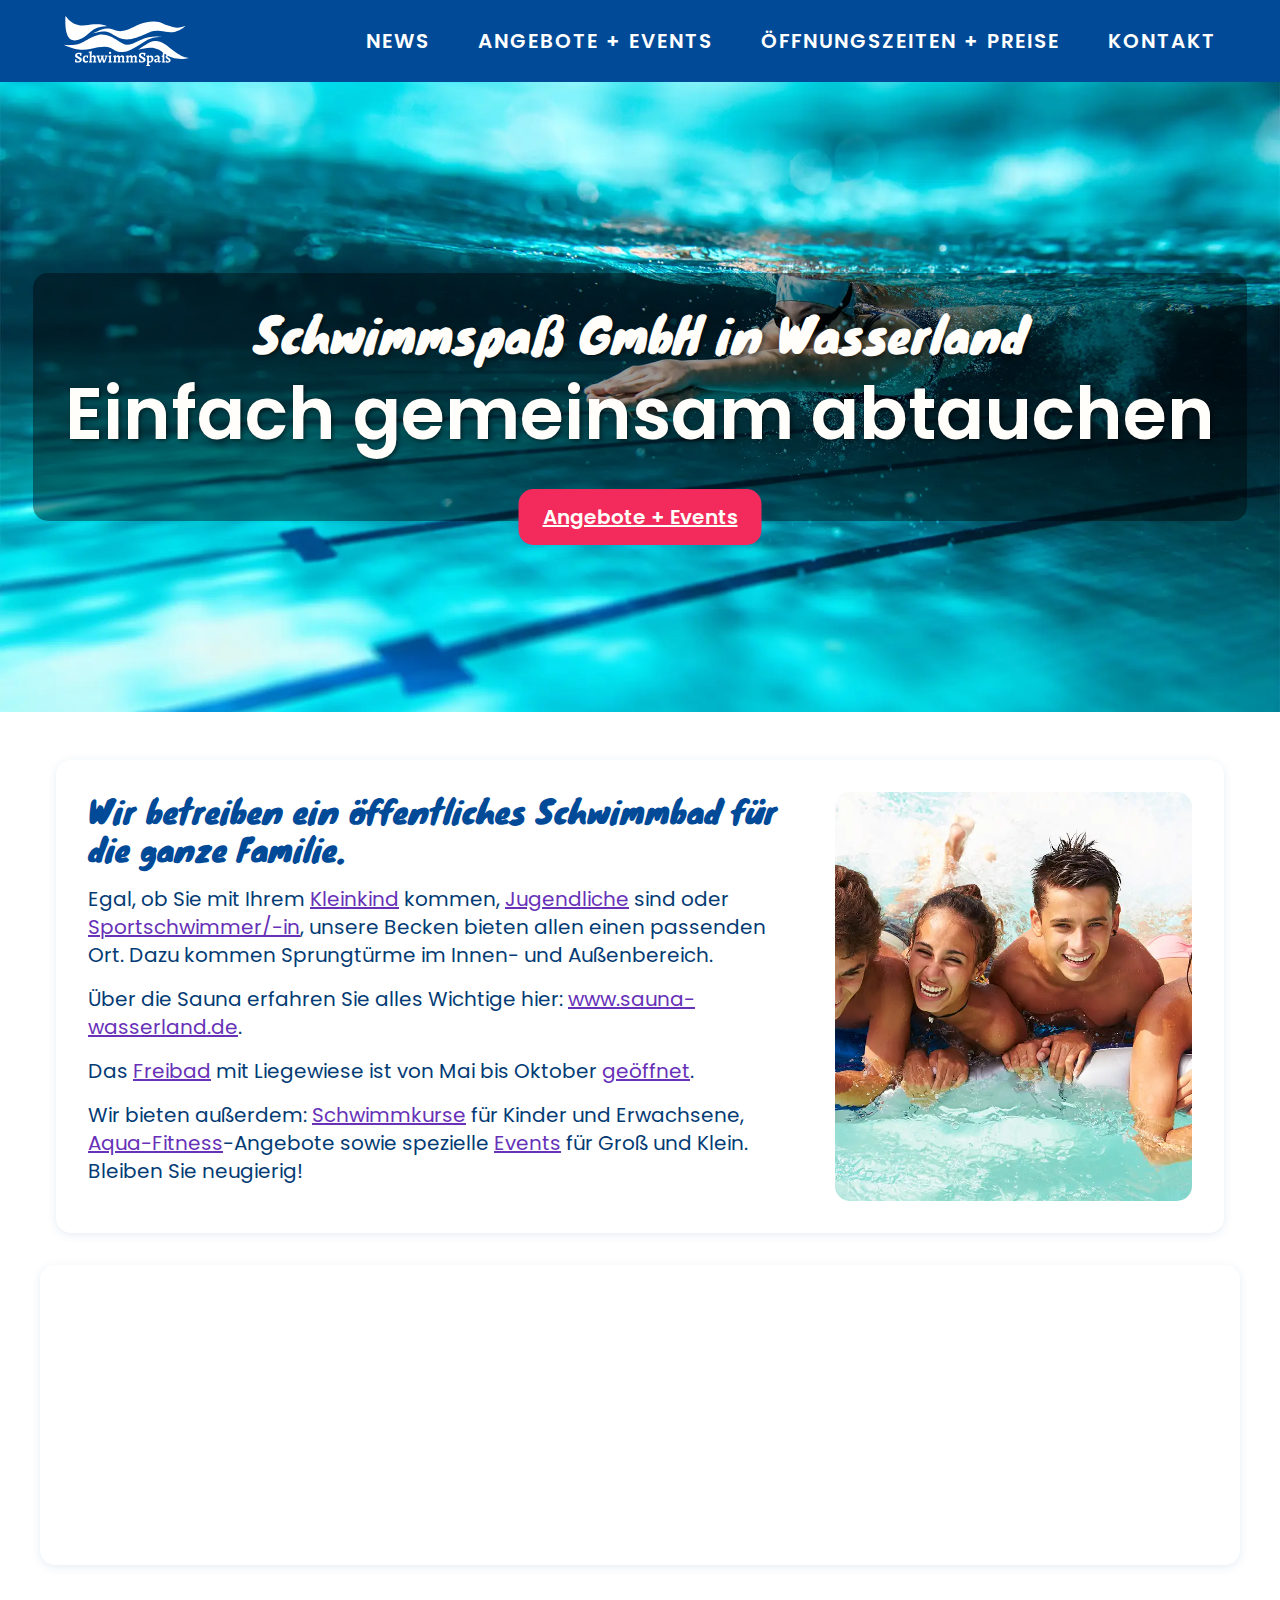
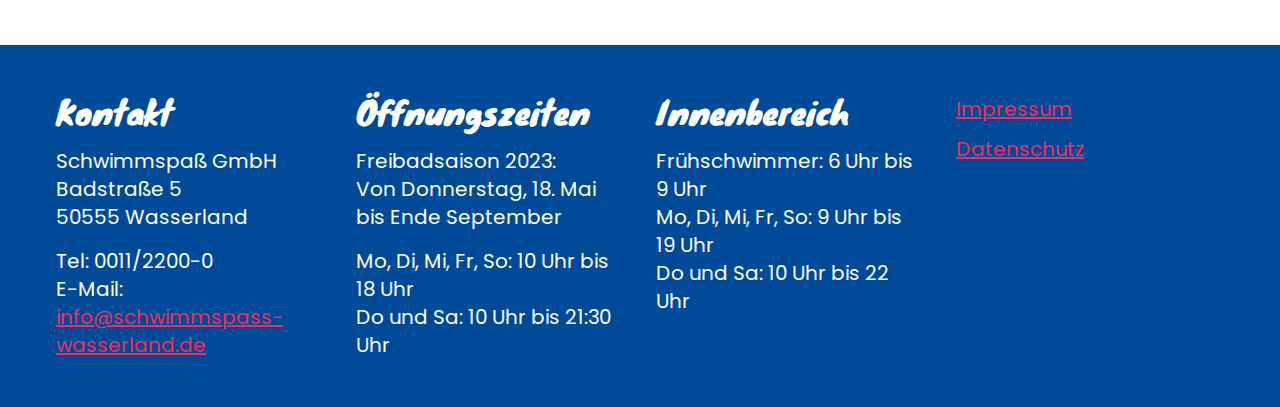
<file: index.html>
<!DOCTYPE html>
<html lang="de">

<head>
    <meta charset="UTF-8">
    <meta name="viewport" content="width=device-width, initial-scale=1.0">
    <meta name="description"
        content="Ein öffentliches Schwimmbad für die ganze Familie, für Kleinkind, Jugendliche oder Sportschwimmer: Schwimmkurse, Aqua-Fitness, Events im Hallenbad und Freibad.">
    <title>Öffentliches Schwimmbad für die ganze Familie in Wasserland</title>
    <link rel="stylesheet" href="style.css">
    <link rel="icon" type="image/png" href="img/favicon-96x96.png" sizes="96x96">
    <link rel="icon" type="image/svg+xml" href="img/favicon.svg">
    <link rel="shortcut icon" href="img/favicon.ico">
    <link rel="apple-touch-icon" sizes="180x180" href="img/apple-touch-icon.png">
</head>

<body>
    <header class="header">
        <nav aria-label="Hauptnavigation">
            <a href="index.html" class="logo-link">
                <img src="img/schwimmspass-logo.svg" id="logo-img" alt="Logo der Schwimmspaß GmbH" loading="lazy">
            </a>
            <ul class="main-nav">
                <li><a href="news.html">News</a></li>
                <li><a href="angebote.html">Angebote + Events</a></li>
                <li><a href="oeffnungszeiten-preise.html">Öffnungszeiten + Preise</a></li>
                <li><a href="#kontakt-footer">Kontakt</a></li>
            </ul>
            <button class="burgermenue" aria-label="Menü öffnen">
                <img src="img/menu.svg" alt="Burgermenue Icon">
            </button>
        </nav>
    </header>

    <section class="hero">
        <div class="hero-content">
            <h1 class="hero-title">Schwimmspaß GmbH in Wasserland</h1>
            <h2 class="hero-subtitle">Einfach gemeinsam abtauchen</h2>
            <a href="angebote.html" class="btn btn-primary">Angebote + Events</a>
        </div>
    </section>

    <main class="main">
        <div class="container">
            <section class="content-section">
                <div class="content-grid">
                    <div class="content-text">
                        <h2>Wir betreiben ein öffentliches Schwimmbad für die ganze Familie.</h2>
                        <p>Egal, ob Sie mit Ihrem <a href="angebote.html">Kleinkind</a> kommen, <a
                                href="jugend.html">Jugendliche</a> sind oder <a
                                href="angebote.html">Sportschwimmer/-in</a>, unsere Becken bieten allen einen
                            passenden Ort. Dazu kommen Sprungtürme im Innen- und Außenbereich.</p>
                        <p>Über die Sauna erfahren Sie alles Wichtige hier: <a href="https://www.sauna-wasserland.de"
                                target="_blank" rel="noopener noreferrer">www.sauna-wasserland.de</a>.</p>
                        <p>Das <a href="freibad.html">Freibad</a> mit Liegewiese ist von Mai bis Oktober <a
                                href="oeffnungszeiten-preise.html">geöffnet</a>.</p>
                        <p>Wir bieten außerdem: <a href="angebote.html">Schwimmkurse</a> für Kinder und Erwachsene,
                            <a href="aqua-fitness.html">Aqua-Fitness</a>-Angebote sowie spezielle <a
                                href="filmnacht.html">Events</a> für Groß und Klein. Bleiben Sie neugierig!
                        </p>
                    </div>
                    <div class="content-image">
                        <img src="img/freibad.webp" alt="Jugendliche haben Spaß im Schwimmbad" loading="lazy">
                    </div>
                </div>
            </section>
        </div>

        <section class="slider_wrapper">
            <a href="seepferdchen.html" id="target_b1">
                <div class="b1"></div>
                <p><span>Seepferdchen [5–10 Jahre]</span><br>
                    Wir wollen nicht baden gehen. Wendig wie ein Seepferdchen im Wasser.
                </p>
            </a>
            <a href="kindergeburtstag.html" id="target_b2">
                <div class="b2"></div>
                <p><span>Kindergeburtstag feiern</span><br>
                    Wasservergnügen ohne Ende. Eine fröhliche Rutschpartie zum Kindergeburtstag.
                </p>
            </a>
            <a href="jugend.html" id="target_b3">
                <div class="b3"></div>
                <p><span>Jugend holt Silber</span><br>
                    Wer tauchen kann, geht nicht unter. Silberstreif am Horizont.
                </p>
            </a>
            <a href="filmnacht.html" id="target_b4">
                <div class="b4"></div>
                <p><span>Filmnacht am Pool</span><br>
                    Einfach gemeinsam abtauchen. Ein Familienvergnügen par excellence.
                </p>
            </a>
            <a href="aqua-fitness.html" id="target_b5">
                <div class="b5"></div>
                <p><span>Aqua-Fitness für Erwachsene</span><br>
                    Wer cool ist, scheut das Wasser nicht. Es muss nicht immer nur Schwimmen sein.
                </p>
            </a>
        </section>
    </main>

    <footer>
        <div class="container">
            <div class="footer-grid">
                <div class="footer-info" id="kontakt-footer">
                    <h3>Kontakt</h3>
                    <p>Schwimmspaß GmbH<br>
                        Badstraße 5<br>
                        50555 Wasserland</p>
                    <p>Tel: 0011/2200-0<br>
                        E-Mail: <a href="mailto:info@schwimmspass-wasserland.de"
                            class="footer-link">info@schwimmspass-wasserland.de</a></p>
                </div>
                <div class="footer-info" id="oeffnungszeiten-footer">
                    <h3>Öffnungszeiten</h3>
                    <p>Freibadsaison 2023:<br>
                        Von Donnerstag, 18. Mai bis Ende September</p>
                    <p>Mo, Di, Mi, Fr, So: 10 Uhr bis 18 Uhr<br>
                        Do und Sa: 10 Uhr bis 21:30 Uhr</p>
                </div>
                <div class="footer-info">
                    <h3>Innenbereich</h3>
                    <p>Frühschwimmer: 6 Uhr bis 9 Uhr<br>
                        Mo, Di, Mi, Fr, So: 9 Uhr bis 19 Uhr<br>
                        Do und Sa: 10 Uhr bis 22 Uhr</p>
                </div>
                <div class="footer-info">
                    <ul class="footer-list">
                        <li><a href="impressum.html" class="footer-link">Impressum</a></li>
                        <li><a href="datenschutz.html" class="footer-link">Datenschutz</a></li>
                    </ul>
                </div>
            </div>
        </div>
    </footer>
    <script src="js/main.js"></script>
</body>

</html>
</file>
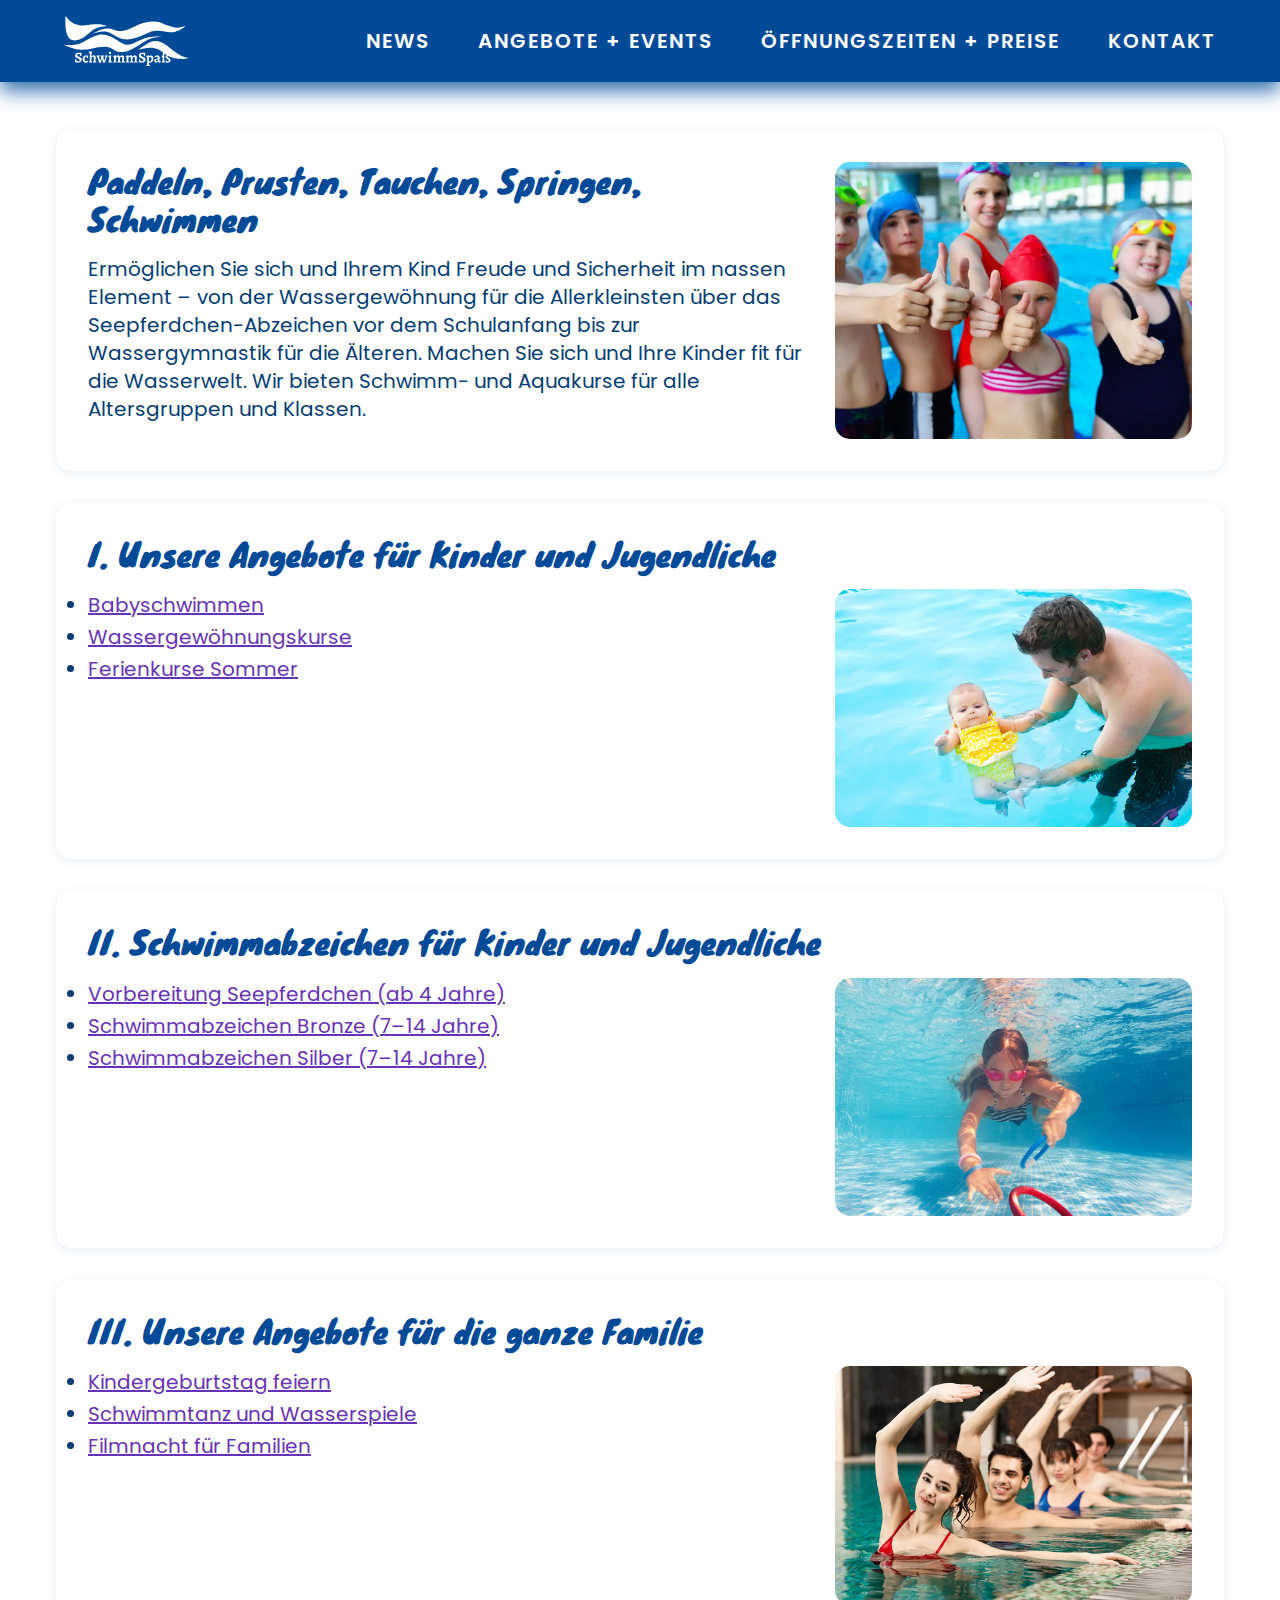
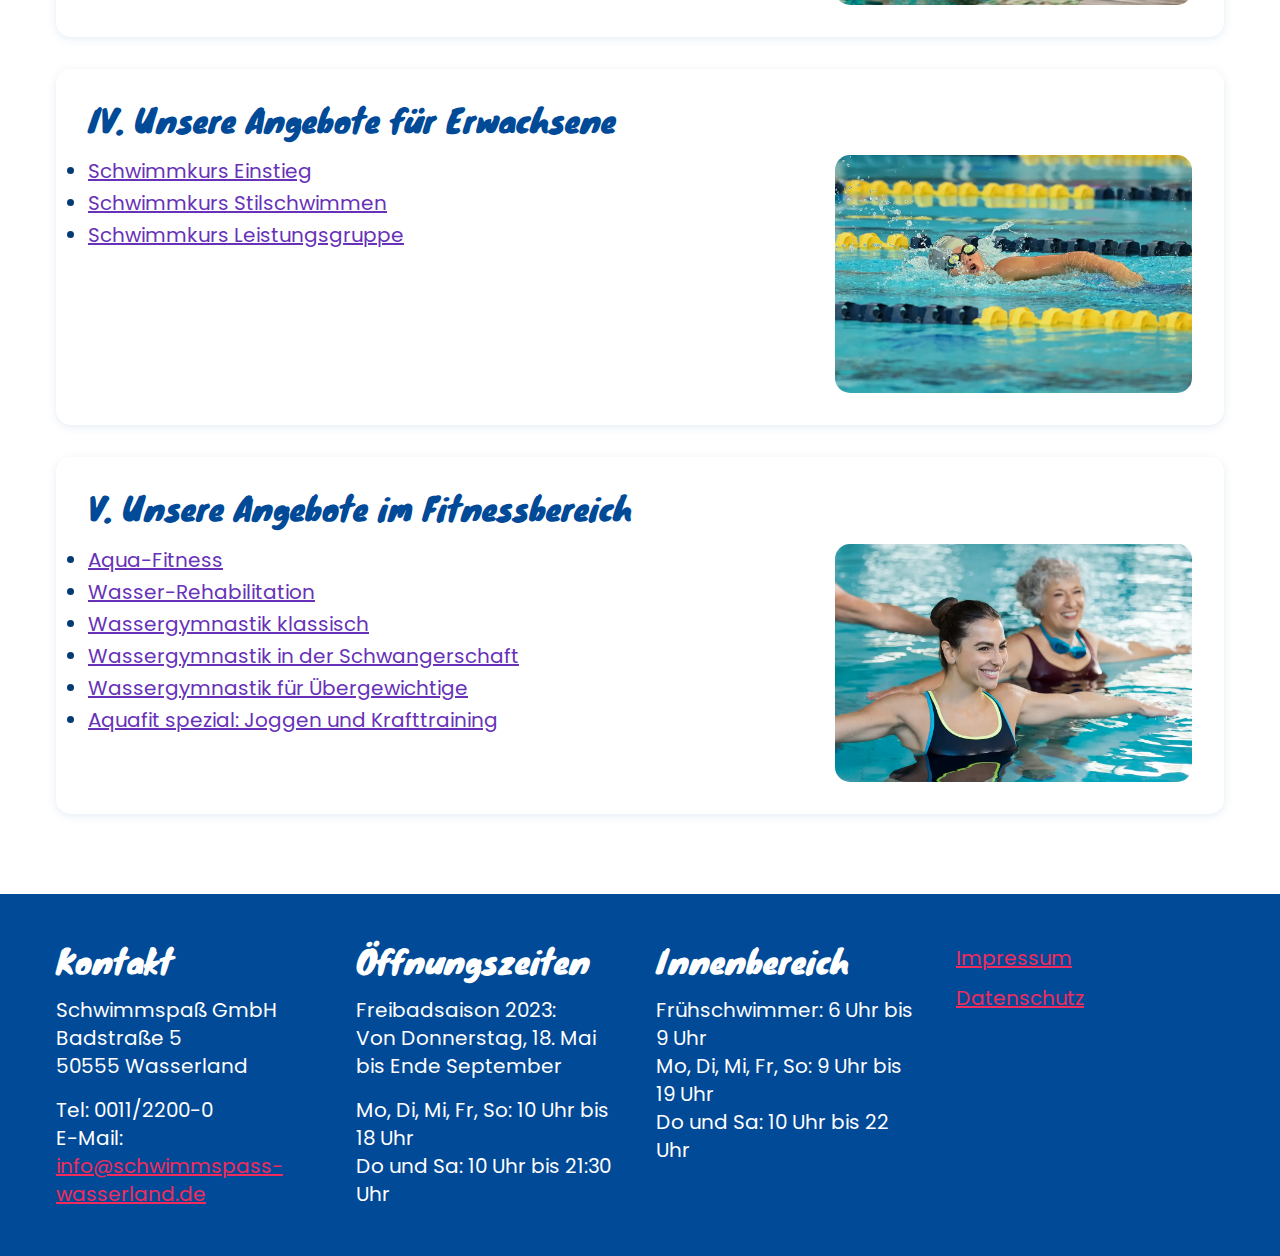
<file: angebote.html>
<!DOCTYPE html>
<html lang="de">

<head>
    <meta charset="UTF-8">
    <meta name="viewport" content="width=device-width, initial-scale=1.0">
    <meta name="description"
        content="Angebote und Events für Kleinkind, Jugendliche/r oder Sportschwimmer/-in: Schwimmkurse, Aqua-Fitness, Events im Hallenbad und Freibad.">
    <title>Angebote im Hallenbad und Freibad für Kinder, Jugenliche und Erwachsene</title>
    <link rel="stylesheet" href="style.css">
    <link rel="icon" type="image/png" href="img/favicon-96x96.png" sizes="96x96">
    <link rel="icon" type="image/svg+xml" href="img/favicon.svg">
    <link rel="shortcut icon" href="img/favicon.ico">
    <link rel="apple-touch-icon" sizes="180x180" href="img/apple-touch-icon.png">
</head>

<body>
    <header class="header">
        <nav aria-label="Hauptnavigation">
            <a href="index.html" class="logo-link">
                <img src="img/schwimmspass-logo.svg" id="logo-img" alt="Logo der Schwimmspaß GmbH">
            </a>
            <ul class="main-nav">
                <li><a href="news.html">News</a></li>
                <li><a href="angebote.html">Angebote + Events</a></li>
                <li><a href="oeffnungszeiten-preise.html">Öffnungszeiten + Preise</a></li>
                <li><a href="#kontakt-footer">Kontakt</a></li>
            </ul>
            <button class="burgermenue" aria-label="Menü öffnen">
                <img src="img/menu.svg" alt="Burgermenue Icon">
            </button>
        </nav>
    </header>

    <main class="main">
        <div class="container">
            <section class="content-section">
                <div class="content-grid">
                    <div class="content-text">
                        <h2>Paddeln, Prusten, Tauchen, Springen, Schwimmen</h2>
                        <p>
                            Ermöglichen Sie sich und Ihrem Kind Freude und Sicherheit im nassen Element – von der Wassergewöhnung für die Allerkleinsten über das Seepferdchen-Abzeichen vor dem Schulanfang bis zur Wassergymnastik für die Älteren. Machen Sie sich und Ihre Kinder fit für die Wasserwelt. Wir bieten Schwimm- und Aquakurse für alle Altersgruppen und Klassen.
                        </p>
                    </div>
                    <div class="content-image">
                        <img src="img/daumen_hoch.webp" alt="Kinder zeigen begeistert Daumen hoch am Beckenrand" loading="lazy">
                    </div>
                </div>
            </section>

            <section class="content-section">
                <h2>I. Unsere Angebote für Kinder und Jugendliche</h2>
                <div class="content-grid">
                    <div class="content-text">
                        <ul>
                            <li><a href="seepferdchen.html">Babyschwimmen</a></li>
                            <li><a href="seepferdchen.html">Wassergewöhnungskurse</a></li>
                            <li><a href="seepferdchen.html">Ferienkurse Sommer</a></li>
                        </ul>
                    </div>
                    <div class="content-image">
                        <img src="img/babyschwimmen.webp" alt="Babyschwimmen, Kind am Arm im Wasser" loading="lazy">
                    </div>
                </div>
            </section>

            <section class="content-section">
                <h2>II. Schwimmabzeichen für Kinder und Jugendliche</h2>
                <div class="content-grid">
                    <div class="content-text">
                        <ul>
                            <li><a href="seepferdchen.html">Vorbereitung Seepferdchen (ab 4 Jahre)</a></li>
                            <li><a href="jugend.html">Schwimmabzeichen Bronze (7–14 Jahre)</a></li>
                            <li><a href="jugend.html">Schwimmabzeichen Silber (7–14 Jahre)</a></li>
                        </ul>
                    </div>
                    <div class="content-image">
                        <img src="img/seepferdchen.webp" alt="Seepferdchen, Kind beim Tauchen" loading="lazy">
                    </div>
                </div>
            </section>

            <section class="content-section">
                <h2>III. Unsere Angebote für die ganze Familie</h2>
                <div class="content-grid">
                    <div class="content-text">
                        <ul>
                            <li><a href="kindergeburtstag.html">Kindergeburtstag feiern</a></li>
                            <li><a href="kindergeburtstag.html">Schwimmtanz und Wasserspiele</a></li>
                            <li><a href="filmnacht.html">Filmnacht für Familien</a></li>
                        </ul>
                    </div>
                    <div class="content-image">
                        <img src="img/schwimmtanz.webp" alt="Schwimmtanz im Becken" loading="lazy">
                    </div>
                </div>
            </section>

            <section class="content-section">
                <h2>IV. Unsere Angebote für Erwachsene</h2>
                <div class="content-grid">
                    <div class="content-text">
                        <ul>
                            <li><a href="kindergeburtstag.html">Schwimmkurs Einstieg</a></li>
                            <li><a href="seepferdchen.html">Schwimmkurs Stilschwimmen</a></li>
                            <li><a href="seepferdchen.html">Schwimmkurs Leistungsgruppe</a></li>
                        </ul>
                    </div>
                    <div class="content-image">
                        <img src="img/leistung.webp" alt="Schwimmerin schwimmt auf Zeit" loading="lazy">
                    </div>
                </div>
            </section>

            <section class="content-section">
                <h2>V. Unsere Angebote im Fitnessbereich</h2>
                <div class="content-grid">
                    <div class="content-text">
                        <ul>
                            <li><a href="aqua-fitness.html">Aqua-Fitness</a></li>
                            <li><a href="seepferdchen.html">Wasser-Rehabilitation</a></li>
                            <li><a href="seepferdchen.html">Wassergymnastik klassisch</a></li>
                            <li><a href="kindergeburtstag.html">Wassergymnastik in der Schwangerschaft</a></li>
                            <li><a href="seepferdchen.html">Wassergymnastik für Übergewichtige</a></li>
                            <li><a href="seepferdchen.html">Aquafit spezial: Joggen und Krafttraining</a></li>
                        </ul>
                    </div>
                    <div class="content-image">
                        <img src="img/aqua-fitness.webp" alt="Erwachsene in verschiedenen Altersklassen machen zusammen Aqua-Fitness" loading="lazy">
                    </div>
                </div>
            </section>
        </div>
    </main>

    <footer>
        <div class="container">
            <div class="footer-grid">
                <div class="footer-info" id="kontakt-footer">
                    <h3>Kontakt</h3>
                    <p>Schwimmspaß GmbH<br>
                        Badstraße 5<br>
                        50555 Wasserland</p>
                    <p>Tel: 0011/2200-0<br>
                        E-Mail: <a href="mailto:info@schwimmspass-wasserland.de"
                            class="footer-link">info@schwimmspass-wasserland.de</a></p>
                </div>
                <div class="footer-info" id="oeffnungszeiten-footer">
                    <h3>Öffnungszeiten</h3>
                    <p>Freibadsaison 2023:<br>
                        Von Donnerstag, 18. Mai bis Ende September</p>
                    <p>Mo, Di, Mi, Fr, So: 10 Uhr bis 18 Uhr<br>
                        Do und Sa: 10 Uhr bis 21:30 Uhr</p>
                </div>
                <div class="footer-info">
                    <h3>Innenbereich</h3>
                    <p>Frühschwimmer: 6 Uhr bis 9 Uhr<br>
                        Mo, Di, Mi, Fr, So: 9 Uhr bis 19 Uhr<br>
                        Do und Sa: 10 Uhr bis 22 Uhr</p>
                </div>
                <div class="footer-info">
                    <ul class="footer-list">
                        <li><a href="impressum.html" class="footer-link">Impressum</a></li>
                        <li><a href="datenschutz.html" class="footer-link">Datenschutz</a></li>
                    </ul>
                </div>
            </div>
        </div>
    </footer>
    <script src="js/main.js"></script>
</body>

</html>
</file>
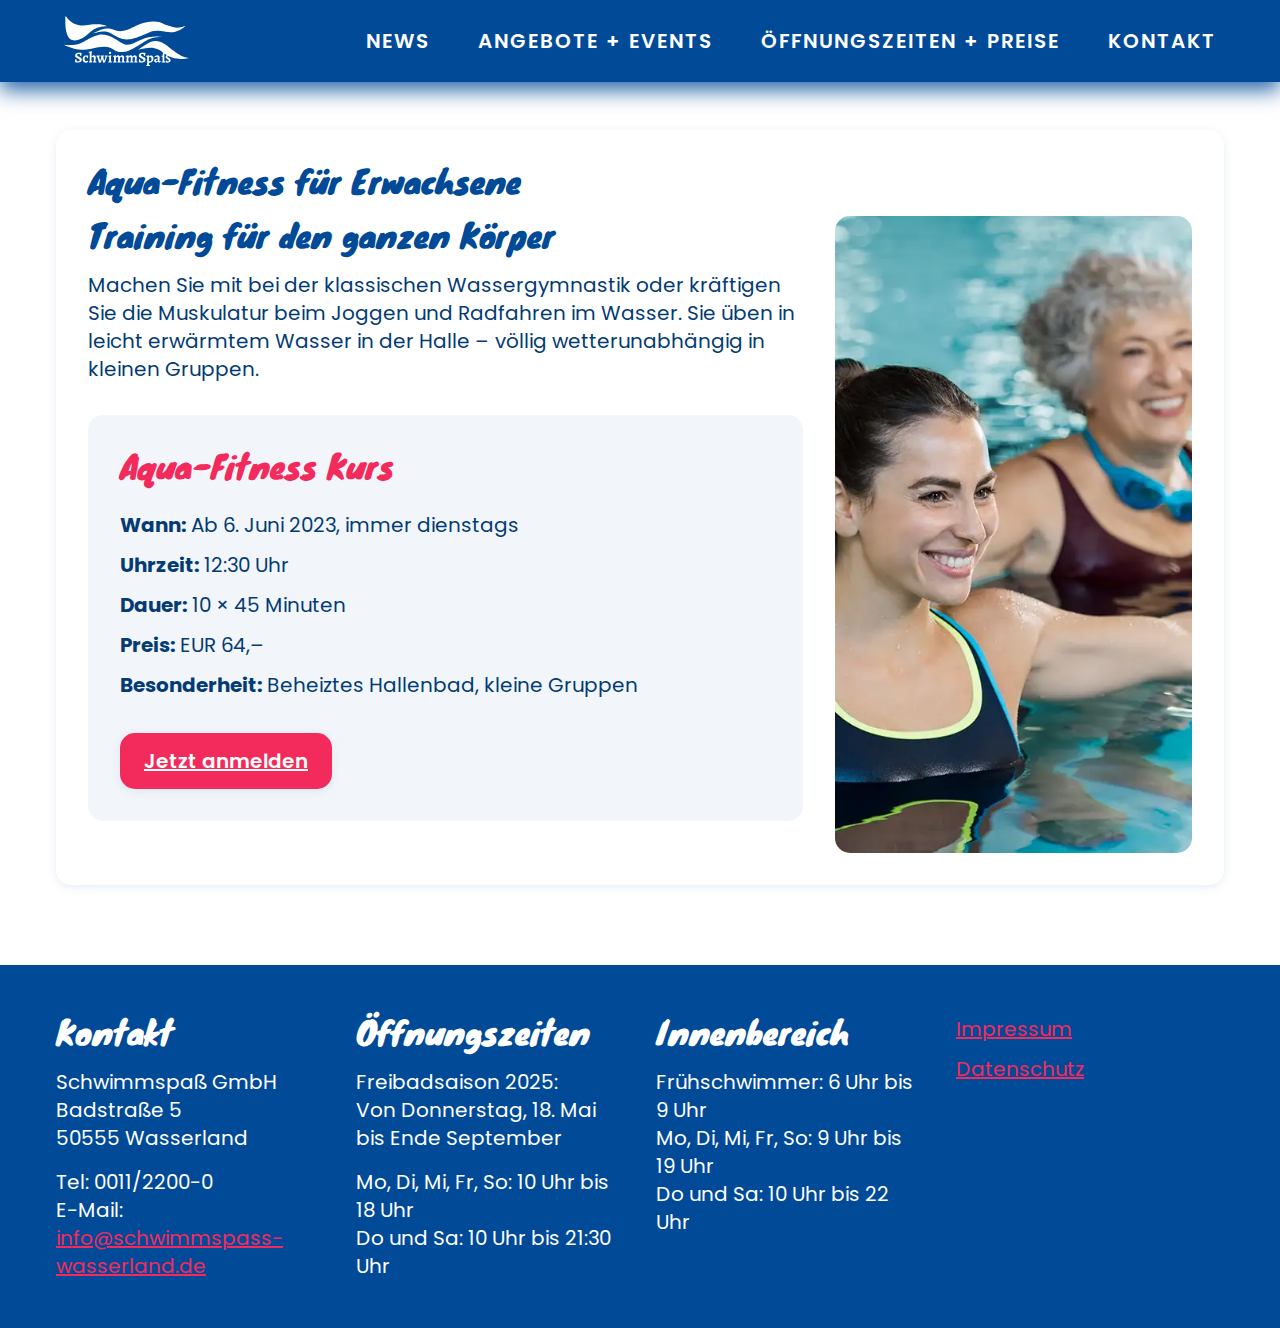
<file: aqua-fitness.html>
<!DOCTYPE html>
<html lang="de">

<head>
    <meta charset="UTF-8">
    <meta name="viewport" content="width=device-width, initial-scale=1.0">
    <meta name="description"
        content="Aqua-Fitness für Erwachsene - Wassergymnastik, Wasserjogging und mehr. Trainieren Sie in kleinen Gruppen im beheizten Hallenbad der Schwimmspaß GmbH!">
    <title>Aqua-Fitness für Erwachsene | Schwimmspaß GmbH</title>
    <link rel="stylesheet" href="style.css">
    <link rel="icon" type="image/png" href="img/favicon-96x96.png" sizes="96x96">
    <link rel="icon" type="image/svg+xml" href="img/favicon.svg">
    <link rel="shortcut icon" href="img/favicon.ico">
    <link rel="apple-touch-icon" sizes="180x180" href="img/apple-touch-icon.png">
</head>

<body>
    <header class="header">
        <nav aria-label="Hauptnavigation">
            <a href="index.html" class="logo-link">
                <img src="img/schwimmspass-logo.svg" id="logo-img" alt="Logo der Schwimmspaß GmbH">
            </a>
            <ul class="main-nav">
                <li><a href="news.html">News</a></li>
                <li><a href="angebote.html">Angebote + Events</a></li>
                <li><a href="oeffnungszeiten-preise.html">Öffnungszeiten + Preise</a></li>
                <li><a href="#kontakt-footer">Kontakt</a></li>
            </ul>
            <button class="burgermenue" aria-label="Menü öffnen">
                <img src="img/menu.svg" alt="Burgermenue Icon">
            </button>
        </nav>
    </header>

    <main class="main">
        <div class="container">
            <section class="content-section">
                <h1>Aqua-Fitness für Erwachsene</h1>
                <div class="content-grid">
                    <div class="content-text">
                        <h2>Training für den ganzen Körper</h2>
                        <p>Machen Sie mit bei der klassischen Wassergymnastik oder kräftigen Sie die Muskulatur beim Joggen und Radfahren im Wasser. Sie üben in leicht erwärmtem Wasser in der Halle – völlig wetterunabhängig in kleinen Gruppen.</p>
                        
                        <div class="event-highlight">
                            <h3>Aqua-Fitness Kurs</h3>
                            <ul class="event-details">
                                <li><strong>Wann:</strong> Ab 6. Juni 2023, immer dienstags</li>
                                <li><strong>Uhrzeit:</strong> 12:30 Uhr</li>
                                <li><strong>Dauer:</strong> 10 × 45 Minuten</li>
                                <li><strong>Preis:</strong> EUR 64,–</li>
                                <li><strong>Besonderheit:</strong> Beheiztes Hallenbad, kleine Gruppen</li>
                            </ul>
                            <a href="#" class="btn">Jetzt anmelden</a>
                        </div>
                    </div>
                    <div class="content-image">
                        <img src="img/aqua-fitness.webp" alt="Aqua-Fitness Training im Schwimmbad" loading="lazy">
                    </div>
                </div>
            </section>
        </div>
    </main>

    <footer>
        <div class="container">
            <div class="footer-grid">
                <div class="footer-info" id="kontakt-footer">
                    <h3>Kontakt</h3>
                    <p>Schwimmspaß GmbH<br>Badstraße 5<br>50555 Wasserland</p>
                    <p>Tel: 0011/2200-0<br>E-Mail: <a href="mailto:info@schwimmspass-wasserland.de" class="footer-link">info@schwimmspass-wasserland.de</a></p>
                </div>
                <div class="footer-info" id="oeffnungszeiten-footer">
                    <h3>Öffnungszeiten</h3>
                    <p>Freibadsaison 2025:<br>Von Donnerstag, 18. Mai bis Ende September</p>
                    <p>Mo, Di, Mi, Fr, So: 10 Uhr bis 18 Uhr<br>Do und Sa: 10 Uhr bis 21:30 Uhr</p>
                </div>
                <div class="footer-info">
                    <h3>Innenbereich</h3>
                    <p>Frühschwimmer: 6 Uhr bis 9 Uhr<br>Mo, Di, Mi, Fr, So: 9 Uhr bis 19 Uhr<br>Do und Sa: 10 Uhr bis 22 Uhr</p>
                </div>
                <div class="footer-info">
                    <ul class="footer-list">
                        <li><a href="impressum.html" class="footer-link">Impressum</a></li>
                        <li><a href="datenschutz.html" class="footer-link">Datenschutz</a></li>
                    </ul>
                </div>
            </div>
        </div>
    </footer>
    <script src="js/main.js"></script>
</body>

</html>
</file>
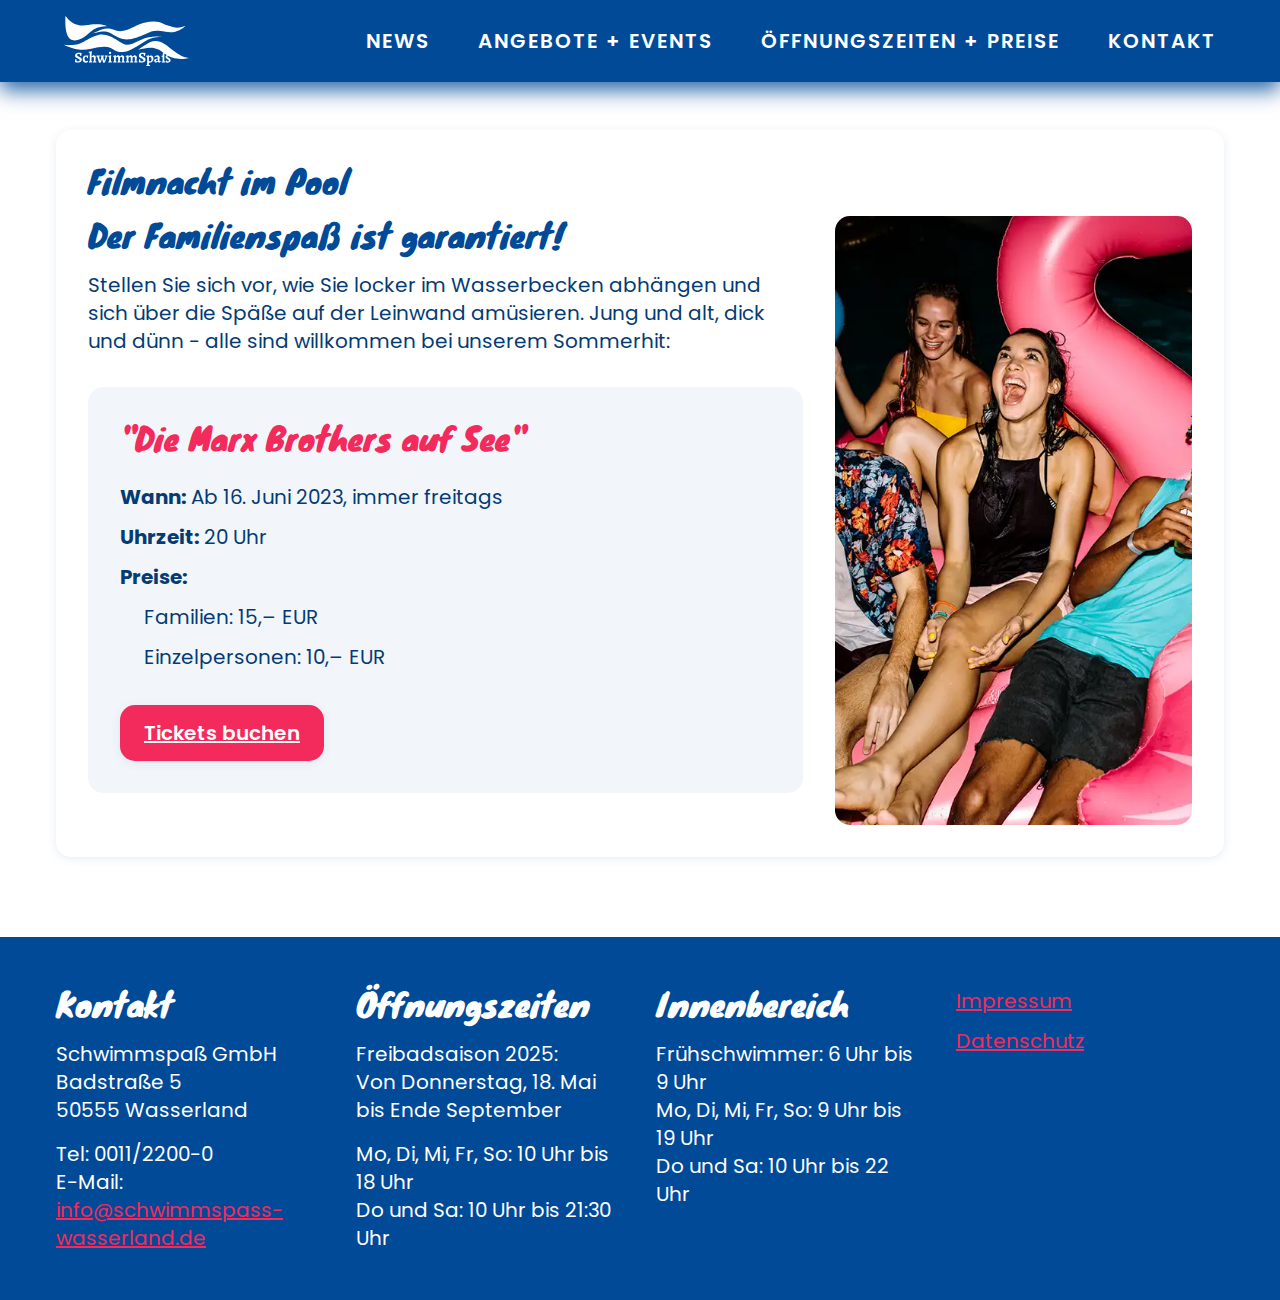
<file: filmnacht.html>
<!DOCTYPE html>
<html lang="de">

<head>
    <meta charset="UTF-8">
    <meta name="viewport" content="width=device-width, initial-scale=1.0">
    <meta name="description"
        content="Filmnacht im Schwimmbad - Familienspaß mit Filmklassikern. Entspannen Sie im Wasser und genießen Sie die Show auf der Leinwand im Schwimmspaß Wasserland!">
    <title>Filmnacht im Pool - Familienspaß | Schwimmspaß GmbH</title>
    <link rel="stylesheet" href="style.css">
    <link rel="icon" type="image/png" href="img/favicon-96x96.png" sizes="96x96">
    <link rel="icon" type="image/svg+xml" href="img/favicon.svg">
    <link rel="shortcut icon" href="img/favicon.ico">
    <link rel="apple-touch-icon" sizes="180x180" href="img/apple-touch-icon.png">
</head>

<body>
    <header class="header">
        <nav aria-label="Hauptnavigation">
            <a href="index.html" class="logo-link">
                <img src="img/schwimmspass-logo.svg" id="logo-img" alt="Logo der Schwimmspaß GmbH">
            </a>
            <ul class="main-nav">
                <li><a href="news.html">News</a></li>
                <li><a href="angebote.html">Angebote + Events</a></li>
                <li><a href="oeffnungszeiten-preise.html">Öffnungszeiten + Preise</a></li>
                <li><a href="#kontakt-footer">Kontakt</a></li>
            </ul>
            <button class="burgermenue" aria-label="Menü öffnen">
                <img src="img/menu.svg" alt="Burgermenue Icon">
            </button>
        </nav>
    </header>

    <main class="main">
        <div class="container">
            <section class="content-section">
                <h1>Filmnacht im Pool</h1>
                <div class="content-grid">
                    <div class="content-text">
                        <h2>Der Familienspaß ist garantiert!</h2>
                        <p>Stellen Sie sich vor, wie Sie locker im Wasserbecken abhängen und sich über die Späße auf der Leinwand amüsieren. Jung und alt, dick und dünn - alle sind willkommen bei unserem Sommerhit:</p>
                        <div class="event-highlight">
                            <h3>"Die Marx Brothers auf See"</h3>
                            <ul class="event-details">
                                <li><strong>Wann:</strong> Ab 16. Juni 2023, immer freitags</li>
                                <li><strong>Uhrzeit:</strong> 20 Uhr</li>
                                <li><strong>Preise:</strong>
                                    <ul>
                                        <li>Familien: 15,– EUR</li>
                                        <li>Einzelpersonen: 10,– EUR</li>
                                    </ul>
                                </li>
                            </ul>
                            <a href="#" class="btn">Tickets buchen</a>
                        </div>
                    </div>
                    <div class="content-image">
                        <img src="img/filmnacht.webp" alt="Filmleinwand am Pool bei Abenddämmerung" loading="lazy">
                    </div>
                </div>
            </section>
        </div>
    </main>

    <footer>
        <div class="container">
            <div class="footer-grid">
                <div class="footer-info" id="kontakt-footer">
                    <h3>Kontakt</h3>
                    <p>Schwimmspaß GmbH<br>Badstraße 5<br>50555 Wasserland</p>
                    <p>Tel: 0011/2200-0<br>E-Mail: <a href="mailto:info@schwimmspass-wasserland.de" class="footer-link">info@schwimmspass-wasserland.de</a></p>
                </div>
                <div class="footer-info" id="oeffnungszeiten-footer">
                    <h3>Öffnungszeiten</h3>
                    <p>Freibadsaison 2025:<br>Von Donnerstag, 18. Mai bis Ende September</p>
                    <p>Mo, Di, Mi, Fr, So: 10 Uhr bis 18 Uhr<br>Do und Sa: 10 Uhr bis 21:30 Uhr</p>
                </div>
                <div class="footer-info">
                    <h3>Innenbereich</h3>
                    <p>Frühschwimmer: 6 Uhr bis 9 Uhr<br>Mo, Di, Mi, Fr, So: 9 Uhr bis 19 Uhr<br>Do und Sa: 10 Uhr bis 22 Uhr</p>
                </div>
                <div class="footer-info">
                    <ul class="footer-list">
                        <li><a href="impressum.html" class="footer-link">Impressum</a></li>
                        <li><a href="datenschutz.html" class="footer-link">Datenschutz</a></li>
                    </ul>
                </div>
            </div>
        </div>
    </footer>
    <script src="js/main.js"></script>
</body>

</html>
</file>
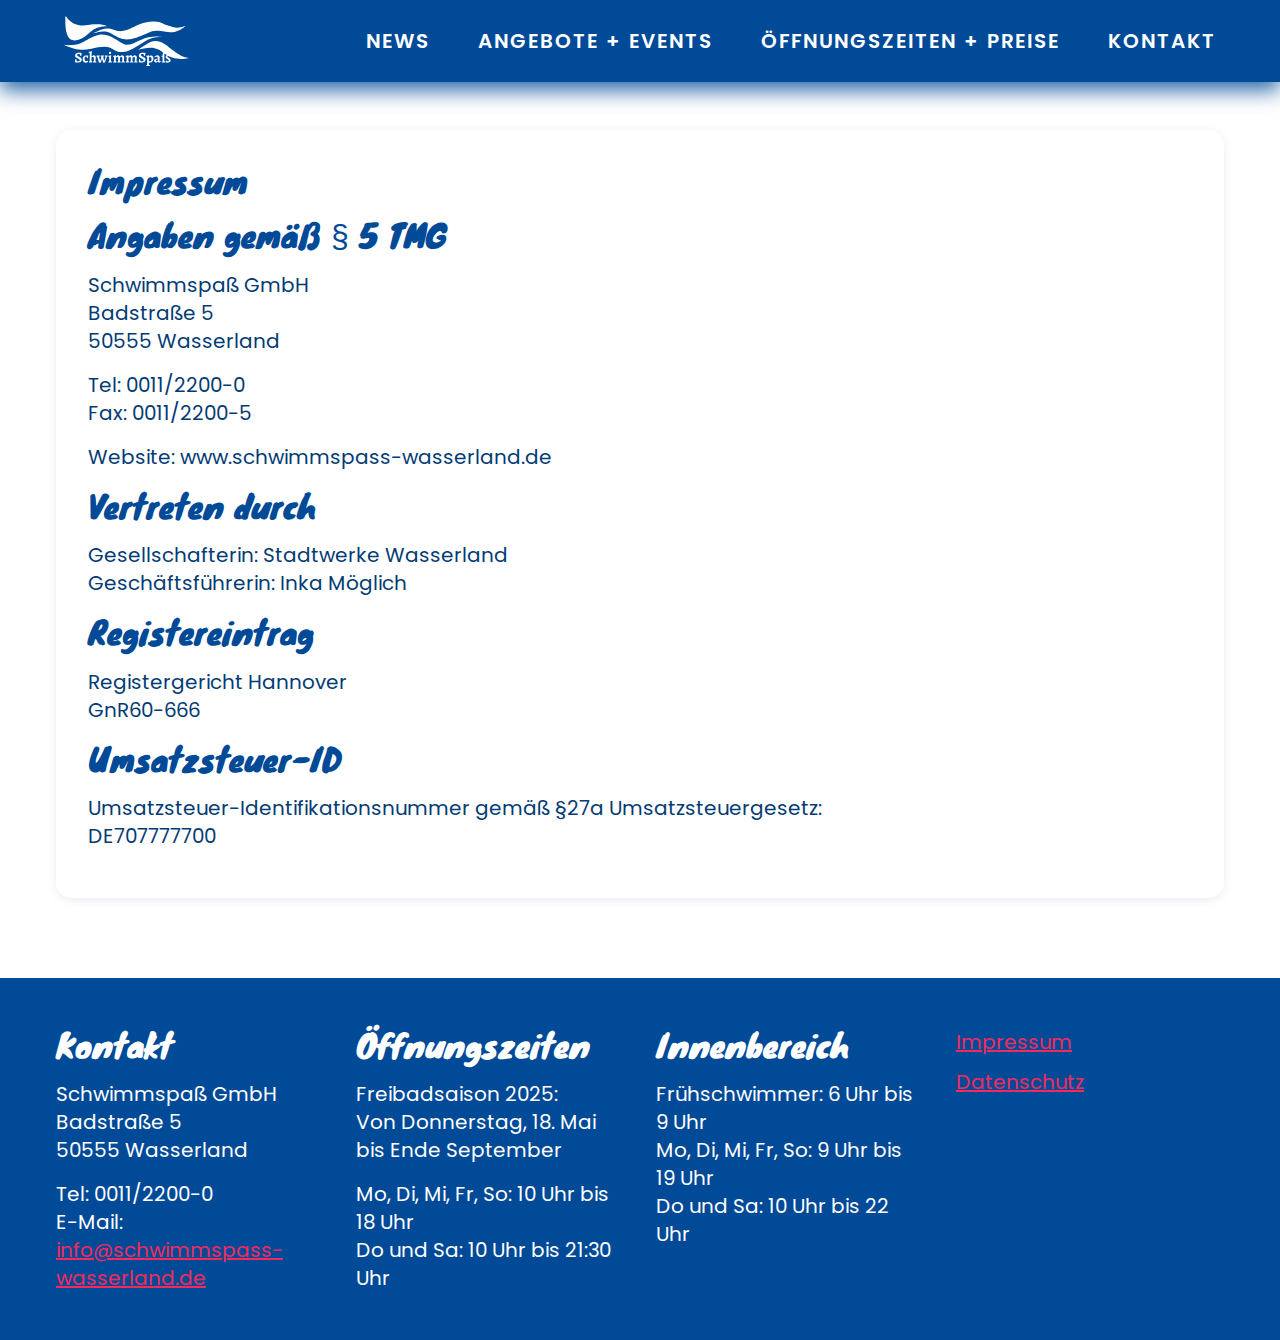
<file: impressum.html>
<!DOCTYPE html>
<html lang="de">

<head>
    <meta charset="UTF-8">
    <meta name="viewport" content="width=device-width, initial-scale=1.0">
    <meta name="description" content="Impressum der Schwimmspaß GmbH - Ihr öffentliches Schwimmbad in Wasserland">
    <title>Impressum | Schwimmspaß GmbH</title>
    <link rel="stylesheet" href="style.css">
    <link rel="icon" type="image/png" href="img/favicon-96x96.png" sizes="96x96">
    <link rel="icon" type="image/svg+xml" href="img/favicon.svg">
    <link rel="shortcut icon" href="img/favicon.ico">
    <link rel="apple-touch-icon" sizes="180x180" href="img/apple-touch-icon.png">
</head>

<body>
    <header class="header">
        <nav aria-label="Hauptnavigation">
            <a href="index.html" class="logo-link">
                <img src="img/schwimmspass-logo.svg" id="logo-img" alt="Logo der Schwimmspaß GmbH">
            </a>
            <ul class="main-nav">
                <li><a href="news.html">News</a></li>
                <li><a href="angebote.html">Angebote + Events</a></li>
                <li><a href="oeffnungszeiten-preise.html">Öffnungszeiten + Preise</a></li>
                <li><a href="#kontakt-footer">Kontakt</a></li>
            </ul>
            <button class="burgermenue" aria-label="Menü öffnen">
                <img src="img/menu.svg" alt="Burgermenue Icon">
            </button>
        </nav>
    </header>

    <main class="main">
        <div class="container">
            <section class="content-section">
                <h1>Impressum</h1>
                <div class="content-text">
                    <h2>Angaben gemäß § 5 TMG</h2>
                    <p>
                        Schwimmspaß GmbH<br>
                        Badstraße 5<br>
                        50555 Wasserland
                    </p>
                    <p>
                        Tel: 0011/2200-0<br>
                        Fax: 0011/2200-5
                    </p>
                    <p>
                        Website: www.schwimmspass-wasserland.de
                    </p>
                    <h2>Vertreten durch</h2>
                    <p>
                        Gesellschafterin: Stadtwerke Wasserland<br>
                        Geschäftsführerin: Inka Möglich
                    </p>
                    <h2>Registereintrag</h2>
                    <p>
                        Registergericht Hannover<br>
                        GnR60-666
                    </p>
                    <h2>Umsatzsteuer-ID</h2>
                    <p>
                        Umsatzsteuer-Identifikationsnummer gemäß §27a Umsatzsteuergesetz:<br>
                        DE707777700
                    </p>
                </div>
            </section>
        </div>
    </main>

    <footer>
        <div class="container">
            <div class="footer-grid">
                <div class="footer-info" id="kontakt-footer">
                    <h3>Kontakt</h3>
                    <p>Schwimmspaß GmbH<br>Badstraße 5<br>50555 Wasserland</p>
                    <p>Tel: 0011/2200-0<br>E-Mail: <a href="mailto:info@schwimmspass-wasserland.de" class="footer-link">info@schwimmspass-wasserland.de</a></p>
                </div>
                <div class="footer-info" id="oeffnungszeiten-footer">
                    <h3>Öffnungszeiten</h3>
                    <p>Freibadsaison 2025:<br>Von Donnerstag, 18. Mai bis Ende September</p>
                    <p>Mo, Di, Mi, Fr, So: 10 Uhr bis 18 Uhr<br>Do und Sa: 10 Uhr bis 21:30 Uhr</p>
                </div>
                <div class="footer-info">
                    <h3>Innenbereich</h3>
                    <p>Frühschwimmer: 6 Uhr bis 9 Uhr<br>Mo, Di, Mi, Fr, So: 9 Uhr bis 19 Uhr<br>Do und Sa: 10 Uhr bis 22 Uhr</p>
                </div>
                <div class="footer-info">
                    <ul class="footer-list">
                        <li><a href="impressum.html" class="footer-link">Impressum</a></li>
                        <li><a href="datenschutz.html" class="footer-link">Datenschutz</a></li>
                    </ul>
                </div>
            </div>
        </div>
    </footer>
    
    <script src="js/main.js"></script>
</body>

</html>
</file>
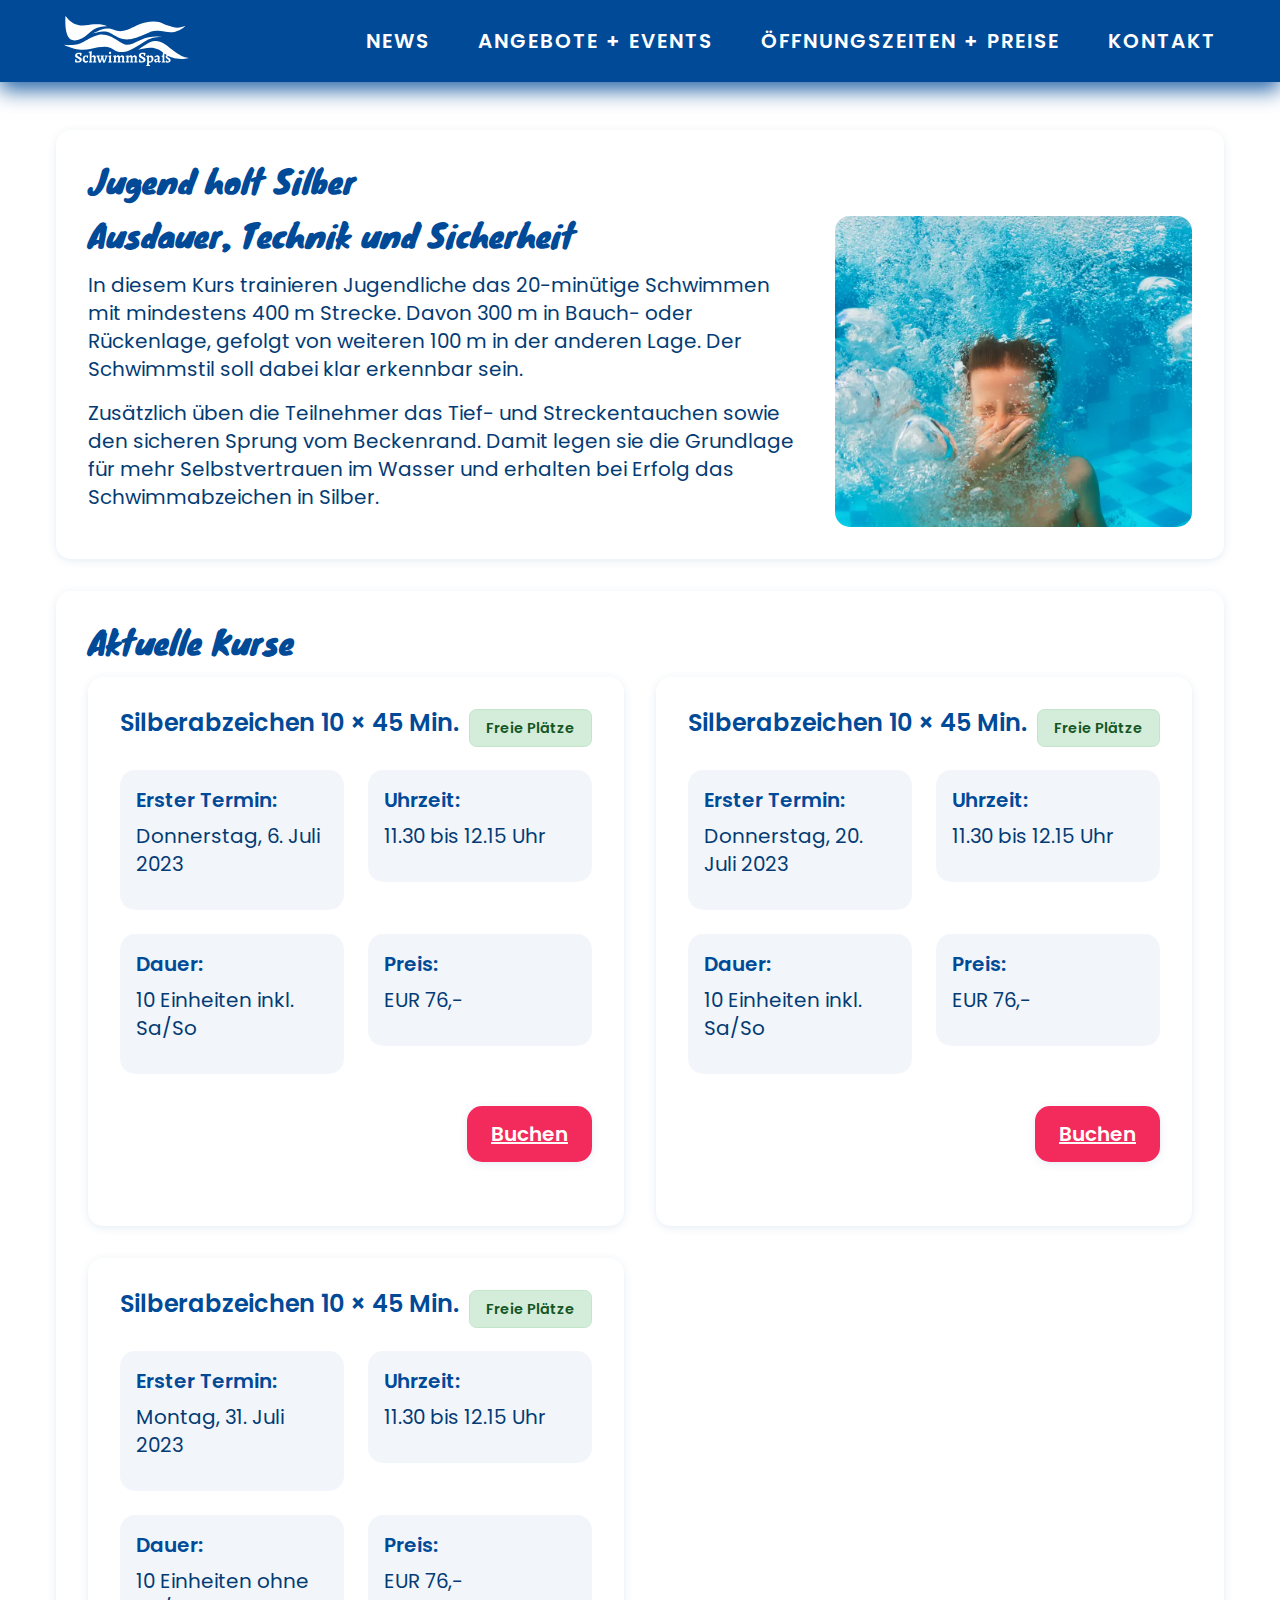
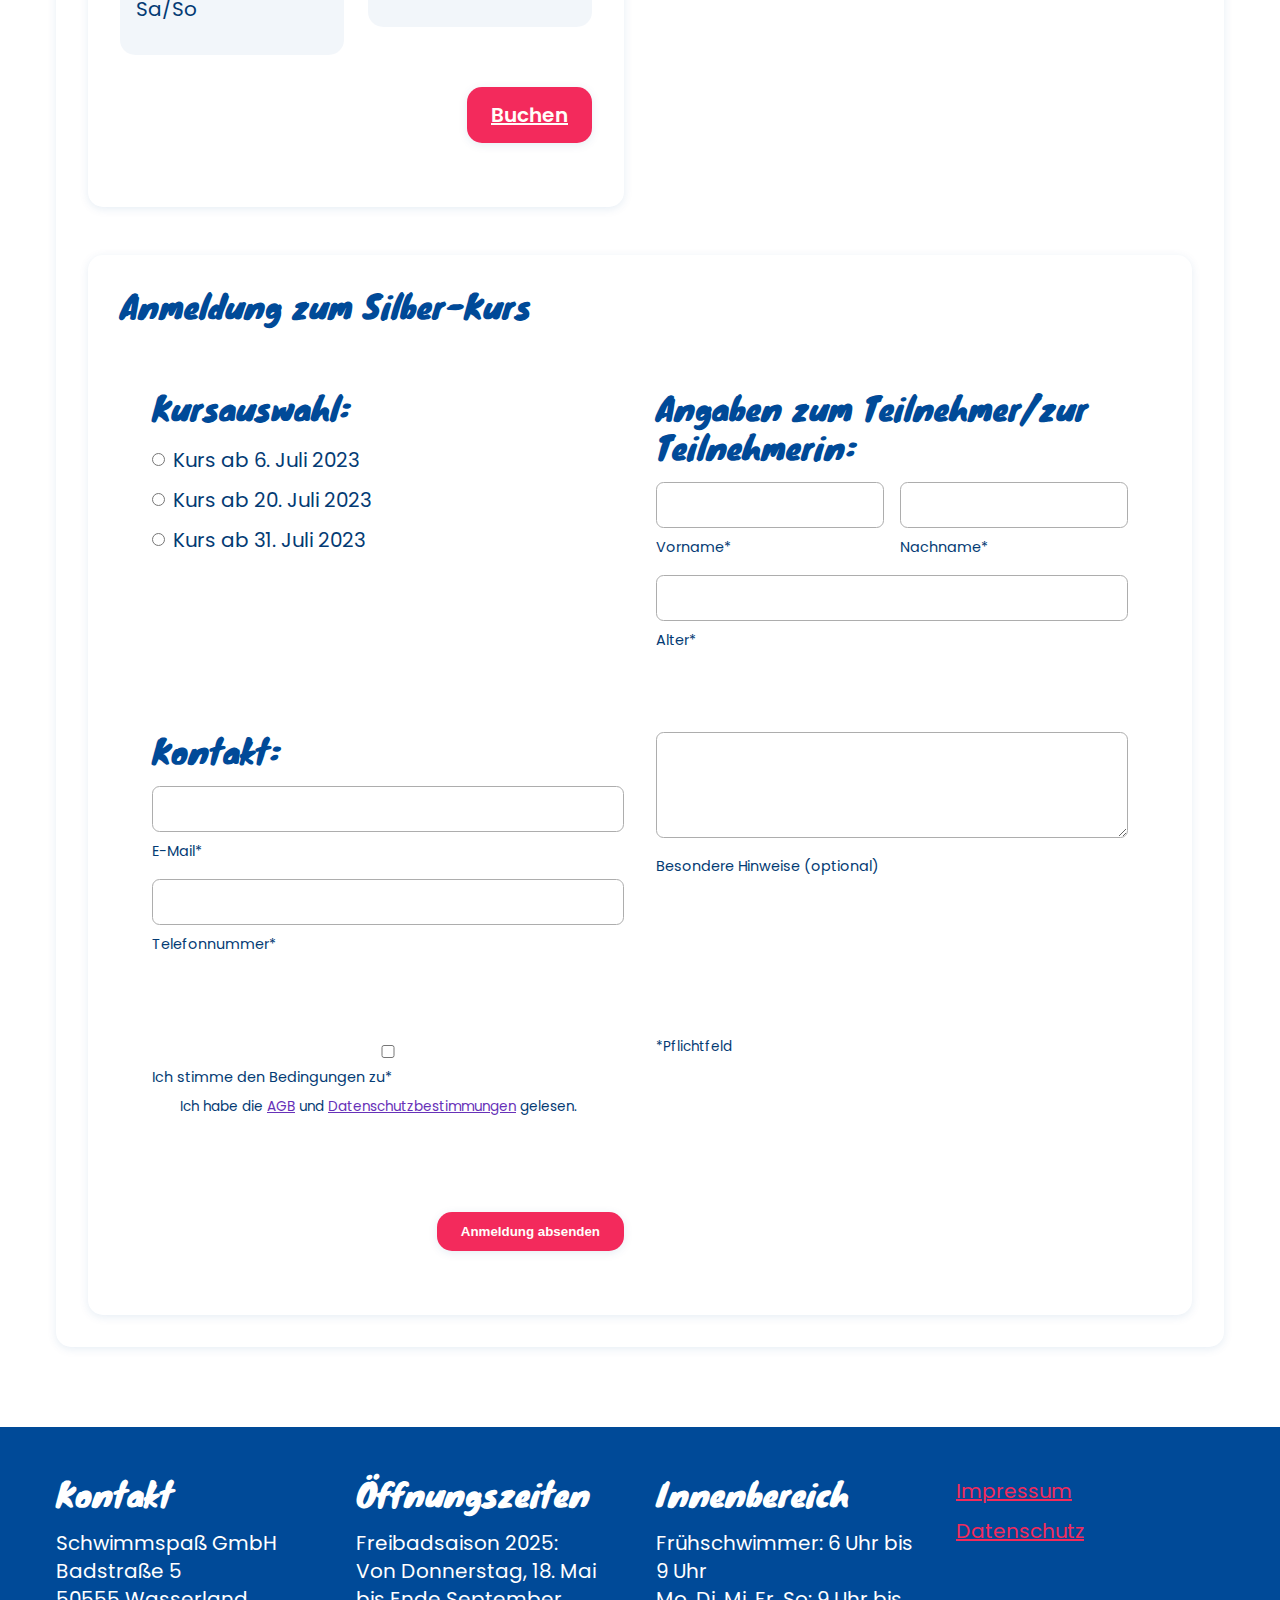
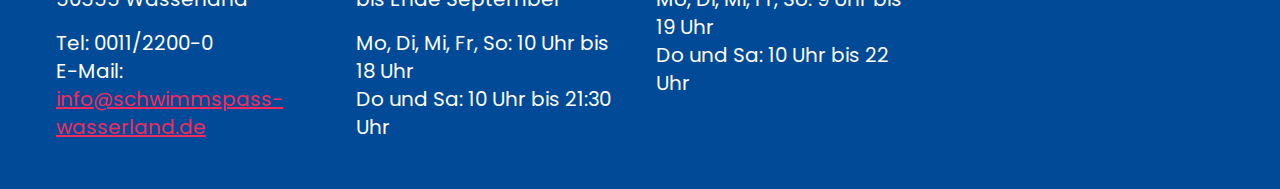
<file: jugend.html>
<!DOCTYPE html>
<html lang="de">

<head>
    <meta charset="UTF-8">
    <meta name="viewport" content="width=device-width, initial-scale=1.0">
    <meta name="description"
        content="Schwimmabzeichen Silber für Jugendliche: Ausdauer, Technik und Sicherheit trainieren. Jetzt Kurs buchen im Schwimmspaß Wasserland!">
    <title>Jugend holt Silber – Schwimmabzeichen | Schwimmspaß GmbH</title>
    <link rel="stylesheet" href="style.css">
    <link rel="icon" type="image/png" href="img/favicon-96x96.png" sizes="96x96">
    <link rel="icon" type="image/svg+xml" href="img/favicon.svg">
    <link rel="shortcut icon" href="img/favicon.ico">
    <link rel="apple-touch-icon" sizes="180x180" href="img/apple-touch-icon.png">
</head>

<body>
    <header class="header">
        <nav aria-label="Hauptnavigation">
            <a href="index.html" class="logo-link">
                <img src="img/schwimmspass-logo.svg" id="logo-img" alt="Logo der Schwimmspaß GmbH">
            </a>
            <ul class="main-nav">
                <li><a href="news.html">News</a></li>
                <li><a href="angebote.html">Angebote + Events</a></li>
                <li><a href="#oeffnungszeiten-footer">Öffnungszeiten + Preise</a></li>
                <li><a href="#kontakt-footer">Kontakt</a></li>
            </ul>
            <button class="burgermenue" aria-label="Menü öffnen">
                <img src="img/menu.svg" alt="Burgermenue Icon">
            </button>
        </nav>
    </header>

    <main class="main">
        <div class="container">
            <section class="content-section">
                <h1>Jugend holt Silber</h1>
                <div class="content-grid">
                    <div class="content-text">
                        <h2>Ausdauer, Technik und Sicherheit</h2>
                        <p>In diesem Kurs trainieren Jugendliche das 20-minütige Schwimmen mit mindestens 400 m Strecke. Davon 300 m in Bauch- oder Rückenlage, gefolgt von weiteren 100 m in der anderen Lage. Der Schwimmstil soll dabei klar erkennbar sein.</p>
                        <p>Zusätzlich üben die Teilnehmer das Tief- und Streckentauchen sowie den sicheren Sprung vom Beckenrand. Damit legen sie die Grundlage für mehr Selbstvertrauen im Wasser und erhalten bei Erfolg das Schwimmabzeichen in Silber.</p>
                    </div>
                    <div class="content-image">
                        <img src="img/jugend.webp" alt="Jugendliche trainieren für das Schwimmabzeichen Silber" loading="lazy">
                    </div>
                </div>
            </section>

            <section class="content-section">
                <h2>Aktuelle Kurse</h2>
                <div class="kurse-grid">
                    <!-- Kurs 1 -->
                    <div class="kurs-container">
                        <div class="content-text">
                            <h3>Silberabzeichen 10 × 45 Min.</h3>
                            <p class="status verfuegbar">Freie Plätze</p>
                            <div class="kurs-details">
                                <div class="detail-item">
                                    <p class="label">Erster Termin:</p>
                                    <p>Donnerstag, 6. Juli 2023</p>
                                </div>
                                <div class="detail-item">
                                    <p class="label">Uhrzeit:</p>
                                    <p>11.30 bis 12.15 Uhr</p>
                                </div>
                                <div class="detail-item">
                                    <p class="label">Dauer:</p>
                                    <p>10 Einheiten inkl. Sa/So</p>
                                </div>
                                <div class="detail-item">
                                    <p class="label">Preis:</p>
                                    <p>EUR 76,-</p>
                                </div>
                            </div>
                            <div class="button-container">
                                <a href="#anmeldeformular" class="btn">Buchen</a>
                            </div>
                        </div>
                    </div>
                    <!-- Kurs 2 -->
                    <div class="kurs-container">
                        <div class="content-text">
                            <h3>Silberabzeichen 10 × 45 Min.</h3>
                            <p class="status verfuegbar">Freie Plätze</p>
                            <div class="kurs-details">
                                <div class="detail-item">
                                    <p class="label">Erster Termin:</p>
                                    <p>Donnerstag, 20. Juli 2023</p>
                                </div>
                                <div class="detail-item">
                                    <p class="label">Uhrzeit:</p>
                                    <p>11.30 bis 12.15 Uhr</p>
                                </div>
                                <div class="detail-item">
                                    <p class="label">Dauer:</p>
                                    <p>10 Einheiten inkl. Sa/So</p>
                                </div>
                                <div class="detail-item">
                                    <p class="label">Preis:</p>
                                    <p>EUR 76,-</p>
                                </div>
                            </div>
                            <div class="button-container">
                                <a href="#anmeldeformular" class="btn">Buchen</a>
                            </div>
                        </div>
                    </div>
                    <!-- Kurs 3 -->
                    <div class="kurs-container">
                        <div class="content-text">
                            <h3>Silberabzeichen 10 × 45 Min.</h3>
                            <p class="status verfuegbar">Freie Plätze</p>
                            <div class="kurs-details">
                                <div class="detail-item">
                                    <p class="label">Erster Termin:</p>
                                    <p>Montag, 31. Juli 2023</p>
                                </div>
                                <div class="detail-item">
                                    <p class="label">Uhrzeit:</p>
                                    <p>11.30 bis 12.15 Uhr</p>
                                </div>
                                <div class="detail-item">
                                    <p class="label">Dauer:</p>
                                    <p>10 Einheiten ohne Sa/So</p>
                                </div>
                                <div class="detail-item">
                                    <p class="label">Preis:</p>
                                    <p>EUR 76,-</p>
                                </div>
                            </div>
                            <div class="button-container">
                                <a href="#anmeldeformular" class="btn">Buchen</a>
                            </div>
                        </div>
                    </div>
                </div>

                <!-- Formular -->
                <div id="anmeldeformular">
                    <div class="content-text">
                        <h2>Anmeldung zum Silber-Kurs</h2>
                        <form class="form-container" action="mailto:info@schwimmspass-wasserland.de" method="post">
                            <div class="form-group">
                                <h3>Kursauswahl:</h3>
                                <div class="radio-group">
                                    <label><input type="radio" name="kurs" value="kurs-juli1" required> Kurs ab 6. Juli 2023</label>
                                    <label><input type="radio" name="kurs" value="kurs-juli2" required> Kurs ab 20. Juli 2023</label>
                                    <label><input type="radio" name="kurs" value="kurs-august" required> Kurs ab 31. Juli 2023</label>
                                </div>
                            </div>

                            <div class="form-group">
                                <h3>Angaben zum Teilnehmer/zur Teilnehmerin:</h3>
                                <div class="form-row">
                                    <div class="form-field">
                                        <input type="text" name="vorname" required>
                                        <label>Vorname*</label>
                                    </div>
                                    <div class="form-field">
                                        <input type="text" name="nachname" required>
                                        <label>Nachname*</label>
                                    </div>
                                </div>
                                <div class="form-field">
                                    <input type="number" name="alter" min="10" max="17" required>
                                    <label>Alter*</label>
                                </div>
                            </div>

                            <div class="form-group">
                                <h3>Kontakt:</h3>
                                <div class="form-field">
                                    <input type="email" name="email" required>
                                    <label>E-Mail*</label>
                                </div>
                                <div class="form-field">
                                    <input type="tel" name="telefon" required>
                                    <label>Telefonnummer*</label>
                                </div>
                            </div>

                            <div class="form-group">
                                <div class="form-field">
                                    <textarea name="hinweise" rows="4"></textarea>
                                    <label>Besondere Hinweise (optional)</label>
                                </div>
                            </div>

                            <div class="form-group">
                                <div class="checkbox-group">
                                    <div class="form-field">
                                        <input type="checkbox" id="agb" name="agb" required>
                                        <label for="agb">Ich stimme den Bedingungen zu*</label>
                                        <p class="form-note">
                                            Ich habe die <a href="agb.html" target="_blank">AGB</a> und 
                                            <a href="datenschutz.html" target="_blank">Datenschutzbestimmungen</a> gelesen.
                                        </p>
                                    </div>
                                </div>
                            </div>

                            <p class="form-note">*Pflichtfeld</p>

                            <div class="form-submit">
                                <button type="submit" class="btn">Anmeldung absenden</button>
                            </div>
                        </form>
                    </div>
                </div>
            </section>
        </div>
    </main>

    <footer>
        <div class="container">
            <div class="footer-grid">
                <div class="footer-info" id="kontakt-footer">
                    <h3>Kontakt</h3>
                    <p>Schwimmspaß GmbH<br>Badstraße 5<br>50555 Wasserland</p>
                    <p>Tel: 0011/2200-0<br>E-Mail: <a href="mailto:info@schwimmspass-wasserland.de" class="footer-link">info@schwimmspass-wasserland.de</a></p>
                </div>
                <div class="footer-info" id="oeffnungszeiten-footer">
                    <h3>Öffnungszeiten</h3>
                    <p>Freibadsaison 2025:<br>Von Donnerstag, 18. Mai bis Ende September</p>
                    <p>Mo, Di, Mi, Fr, So: 10 Uhr bis 18 Uhr<br>Do und Sa: 10 Uhr bis 21:30 Uhr</p>
                </div>
                <div class="footer-info">
                    <h3>Innenbereich</h3>
                    <p>Frühschwimmer: 6 Uhr bis 9 Uhr<br>Mo, Di, Mi, Fr, So: 9 Uhr bis 19 Uhr<br>Do und Sa: 10 Uhr bis 22 Uhr</p>
                </div>
                <div class="footer-info">
                    <ul class="footer-list">
                        <li><a href="impressum.html" class="footer-link">Impressum</a></li>
                        <li><a href="datenschutz.html" class="footer-link">Datenschutz</a></li>
                    </ul>
                </div>
            </div>
        </div>
    </footer>
    <script src="js/main.js"></script>
</body>

</html>
</file>
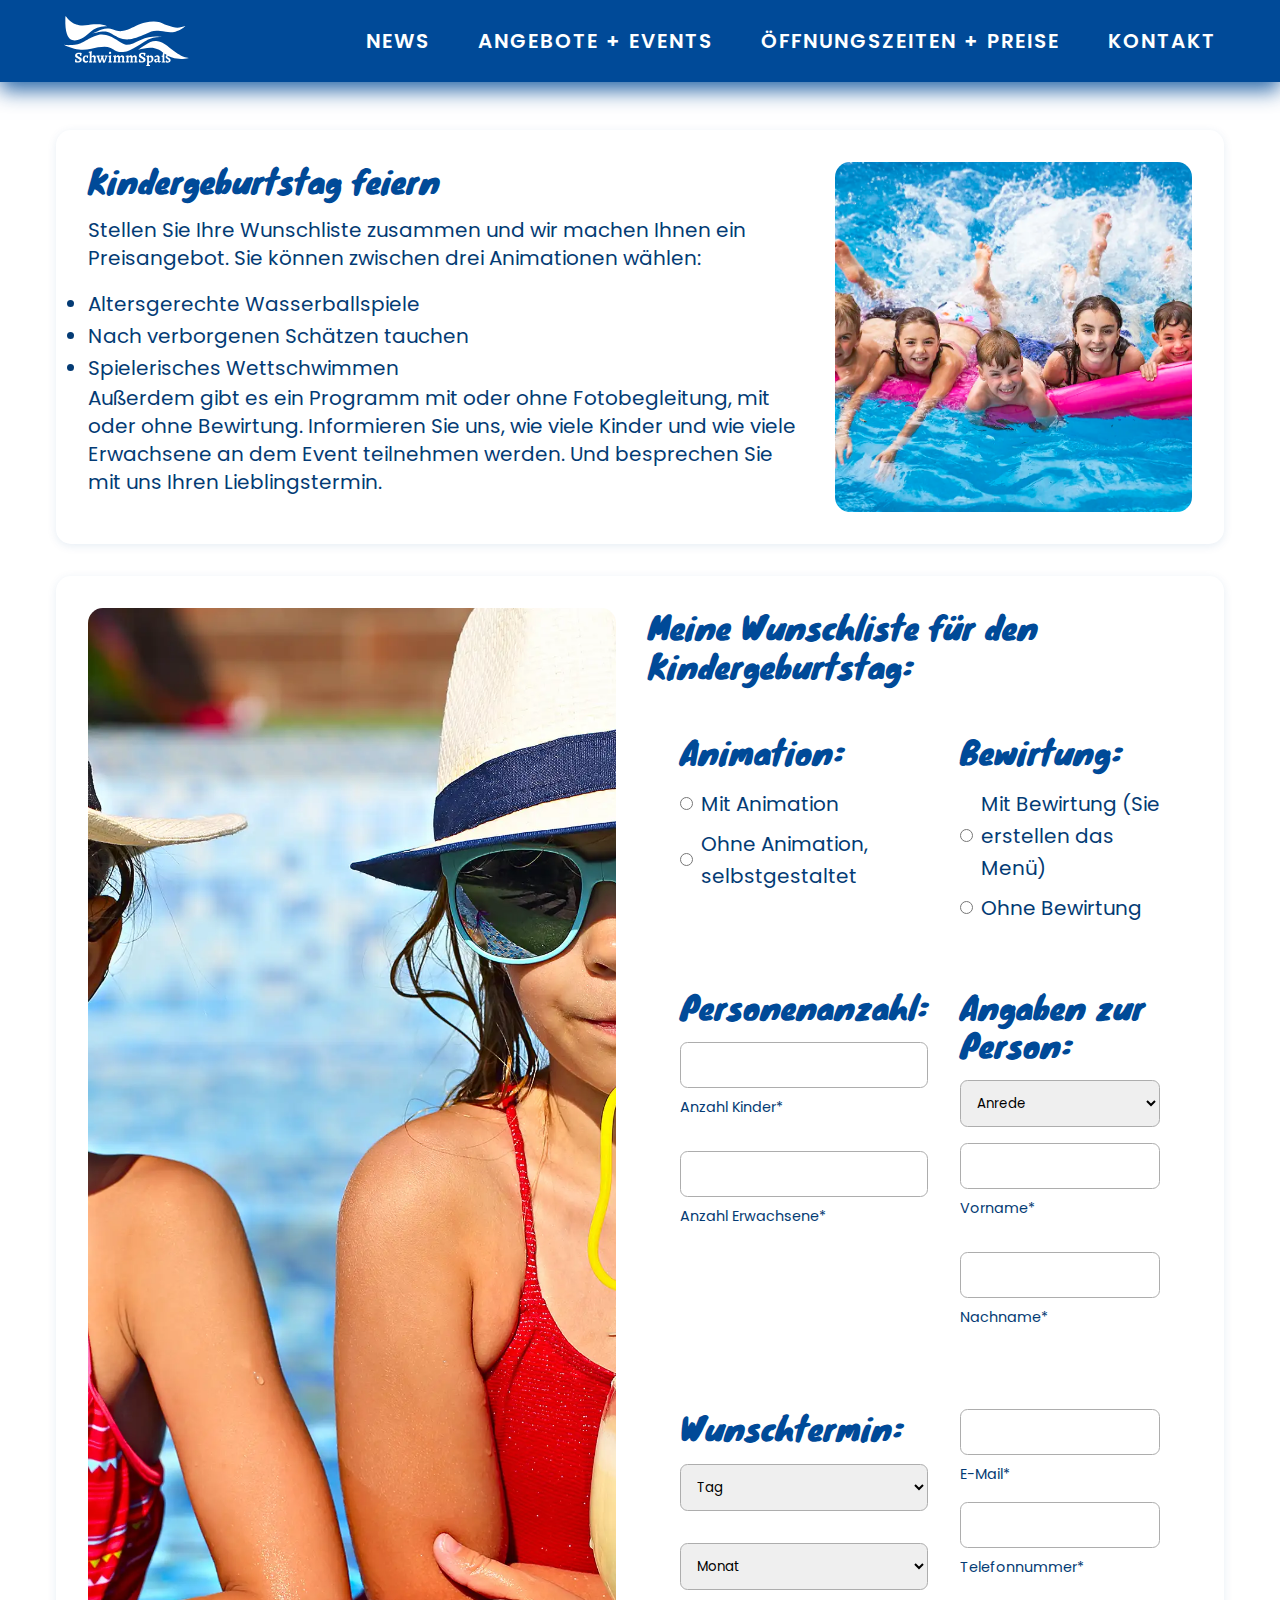
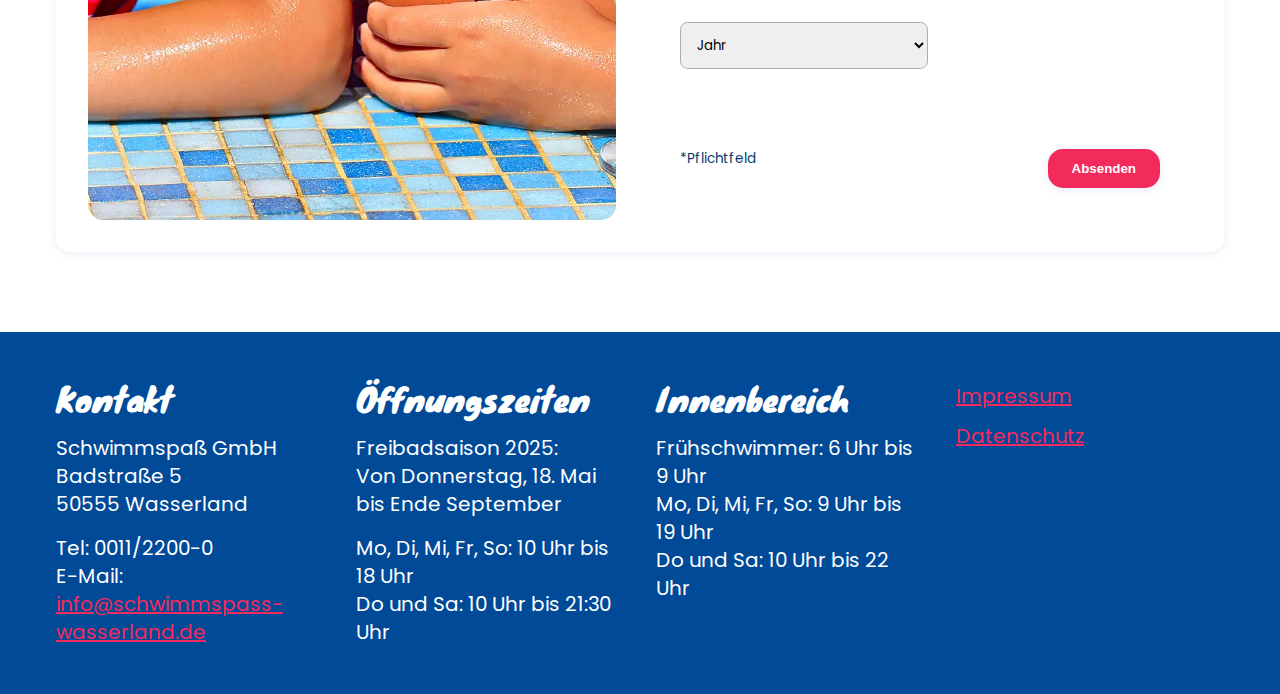
<file: kindergeburtstag.html>
<!DOCTYPE html>
<html lang="de">

<head>
    <meta charset="UTF-8">
    <meta name="viewport" content="width=device-width, initial-scale=1.0">
    <meta name="description"
        content="Kindergeburtstag im Schwimmbad feiern - Mit Animation, Wasserballspielen und leckerer Bewirtung. Jetzt im Schwimmspaß Wasserland buchen!">
    <title>Kindergeburtstag feiern im Schwimmbad - Schwimmspaß GmbH</title>
    <link rel="stylesheet" href="style.css">
    <link rel="icon" type="image/png" href="img/favicon-96x96.png" sizes="96x96">
    <link rel="icon" type="image/svg+xml" href="img/favicon.svg">
    <link rel="shortcut icon" href="img/favicon.ico">
    <link rel="apple-touch-icon" sizes="180x180" href="img/apple-touch-icon.png">
</head>

<body>
    <header class="header">
        <nav aria-label="Hauptnavigation">
            <a href="index.html" class="logo-link">
                <img src="img/schwimmspass-logo.svg" id="logo-img" alt="Logo der Schwimmspaß GmbH">
            </a>
            <ul class="main-nav">
                <li><a href="news.html">News</a></li>
                <li><a href="angebote.html">Angebote + Events</a></li>
                <li><a href="#oeffnungszeiten-footer">Öffnungszeiten + Preise</a></li>
                <li><a href="#kontakt-footer">Kontakt</a></li>
            </ul>
            <button class="burgermenue" aria-label="Menü öffnen">
                <img src="img/menu.svg" alt="Burgermenue Icon">
            </button>
        </nav>
    </header>

    <main class="main">
        <div class="container">
            <section class="content-section">
                <div class="content-grid">
                    <div class="content-text">
                        <h2>Kindergeburtstag feiern</h2>
                        <p>Stellen Sie Ihre Wunschliste zusammen und wir machen Ihnen ein Preisangebot. Sie können zwischen drei Animationen wählen:</p>
                        <ul>
                            <li>Altersgerechte Wasserballspiele</li>
                            <li>Nach verborgenen Schätzen tauchen</li>
                            <li>Spielerisches Wettschwimmen</li>
                        </ul>
                        <p>Außerdem gibt es ein Programm mit oder ohne Fotobegleitung, mit oder ohne Bewirtung. Informieren Sie uns, wie viele Kinder und wie viele Erwachsene an dem Event teilnehmen werden. Und besprechen Sie mit uns Ihren Lieblingstermin.</p>
                    </div>
                    <div class="content-image">
                        <img src="img/kindergeburtstag.webp" alt="Kinder feiern zusammen Geburtstag im Freibad" loading="lazy">
                    </div>
                </div>
            </section>

            <section id="formular" class="content-section">
                <div class="content-grid">
                    <div class="content-image">
                        <img src="img/kinderparty.webp" alt="Kinder trinken Getränke bei einem Kindergeburtstag im Schwimmbad" loading="lazy">
                    </div>
                    <div class="content-text">
                        <h2>Meine Wunschliste für den Kindergeburtstag:</h2>
                        <form class="form-container" action="mailto:info@schwimmspass-wasserland.de" method="post">
                            <!-- Animation Auswahl -->
                            <div class="form-group">
                                <h3>Animation:</h3>
                                <div class="radio-group">
                                    <label>
                                        <input type="radio" id="mit-animation" name="animation" value="mit">
                                        Mit Animation
                                    </label>
                                    <label>
                                        <input type="radio" id="ohne-animation" name="animation" value="ohne">
                                        Ohne Animation, selbstgestaltet
                                    </label>
                                </div>
                            </div>

                            <!-- Animationen wählen -->
                            <div class="form-group animation-options">
                                <h3>Animationen wählen:</h3>
                                <div class="checkbox-group">
                                    <label>
                                        <input type="checkbox" id="altersgerechte-wasserballspiele" name="animationen[]" value="wasserballspiele">
                                        Altersgerechte Wasserballspiele
                                    </label>
                                    <label>
                                        <input type="checkbox" id="verborgene-schaetze" name="animationen[]" value="schaetze">
                                        Nach verborgenen Schätzen tauchen
                                    </label>
                                    <label>
                                        <input type="checkbox" id="spielerisches-wettschwimmen" name="animationen[]" value="wettschwimmen">
                                        Spielerisches Wettschwimmen
                                    </label>
                                    <label>
                                        <input type="checkbox" id="fotobegleitung" name="animationen[]" value="foto">
                                        Mit Fotobegleitung
                                    </label>
                                </div>
                            </div>

                            <!-- Bewirtung -->
                            <div class="form-group">
                                <h3>Bewirtung:</h3>
                                <div class="radio-group">
                                    <label>
                                        <input type="radio" id="mit-bewirtung" name="bewirtung" value="mit">
                                        Mit Bewirtung (Sie erstellen das Menü)
                                    </label>
                                    <label>
                                        <input type="radio" id="ohne-bewirtung" name="bewirtung" value="ohne">
                                        Ohne Bewirtung
                                    </label>
                                </div>
                            </div>

                            <!-- Bewirtung Optionen -->
                            <div class="form-group bewirtung-options">
                                <div class="form-flex">
                                    <div class="form-column">
                                        <h4>Essen:</h4>
                                        <div class="checkbox-group">
                                            <label>
                                                <input type="checkbox" id="pommes" name="essen[]" value="pommes">
                                                Pommes
                                            </label>
                                            <label>
                                                <input type="checkbox" id="wuerstchen" name="essen[]" value="wuerstchen">
                                                Würstchen
                                            </label>
                                            <label>
                                                <input type="checkbox" id="vegetarisches-wuerstchen" name="essen[]" value="vegetarisches-wuerstchen">
                                                Vegetarisches Würstchen
                                            </label>
                                            <label>
                                                <input type="checkbox" id="schnitzel" name="essen[]" value="schnitzel">
                                                Schnitzel
                                            </label>
                                            <label>
                                                <input type="checkbox" id="vegetarischer-bratling" name="essen[]" value="vegetarischer-bratling">
                                                Vegetarischer Bratling
                                            </label>
                                            <label>
                                                <input type="checkbox" id="spaghetti-mit-tomatensosse" name="essen[]" value="spaghetti">
                                                Spaghetti mit Tomatensoße
                                            </label>
                                        </div>
                                    </div>

                                    <div class="form-column">
                                        <h4>Getränke:</h4>
                                        <div class="checkbox-group">
                                            <label>
                                                <input type="checkbox" id="wasser-still" name="getraenke[]" value="wasser-still">
                                                Wasser (still)
                                            </label>
                                            <label>
                                                <input type="checkbox" id="wasser-medium" name="getraenke[]" value="wasser-medium">
                                                Wasser (medium)
                                            </label>
                                            <label>
                                                <input type="checkbox" id="apfelsaft" name="getraenke[]" value="apfelsaft">
                                                Apfelsaft
                                            </label>
                                            <label>
                                                <input type="checkbox" id="orangensaft" name="getraenke[]" value="orangensaft">
                                                Orangensaft
                                            </label>
                                            
                                            <p class="limo-label">Limonaden:</p>
                                            <label>
                                                <input type="checkbox" id="zitrone" name="getraenke[]" value="zitrone">
                                                Zitrone
                                            </label>
                                            <label>
                                                <input type="checkbox" id="orange" name="getraenke[]" value="orange">
                                                Orange
                                            </label>
                                            <label>
                                                <input type="checkbox" id="himbeere" name="getraenke[]" value="himbeere">
                                                Himbeere
                                            </label>
                                            <label>
                                                <input type="checkbox" id="waldmeister" name="getraenke[]" value="waldmeister">
                                                Waldmeister
                                            </label>
                                        </div>
                                    </div>
                                </div>
                            </div>

                            <!-- Personenanzahl -->
                            <div class="form-group">
                                <h3>Personenanzahl:</h3>
                                <div class="form-row">
                                    <div class="form-field">
                                        <input type="number" name="kinder" required>
                                        <label>Anzahl Kinder*</label>
                                    </div>
                                    <div class="form-field">
                                        <input type="number" name="erwachsene" required>
                                        <label>Anzahl Erwachsene*</label>
                                    </div>
                                </div>
                            </div>

                            <!-- Persönliche Angaben -->
                            <div class="form-group">
                                <h3>Angaben zur Person:</h3>
                                <div class="form-field">
                                    <select name="anrede" required>
                                        <option value="" disabled selected>Anrede</option>
                                        <option value="frau">Frau</option>
                                        <option value="herr">Herr</option>
                                        <option value="divers">Divers</option>
                                    </select>
                                </div>
                                <div class="form-row">
                                    <div class="form-field">
                                        <input type="text" name="vorname" required>
                                        <label>Vorname*</label>
                                    </div>
                                    <div class="form-field">
                                        <input type="text" name="name" required>
                                        <label>Nachname*</label>
                                    </div>
                                </div>
                            </div>

                            <!-- Wunschtermin -->
                            <div class="form-group">
                                <h3>Wunschtermin:</h3>
                                <div class="form-row date-select">
                                    <div class="form-field">
                                        <select name="tag" required>
                                            <option value="" disabled selected>Tag</option>
                                            <!-- Wird dynamisch befüllt -->
                                        </select>
                                    </div>
                                    <div class="form-field">
                                        <select name="monat" required>
                                            <option value="" disabled selected>Monat</option>
                                            <option value="1">Januar</option>
                                            <option value="2">Februar</option>
                                            <option value="3">März</option>
                                            <option value="4">April</option>
                                            <option value="5">Mai</option>
                                            <option value="6">Juni</option>
                                            <option value="7">Juli</option>
                                            <option value="8">August</option>
                                            <option value="9">September</option>
                                            <option value="10">Oktober</option>
                                            <option value="11">November</option>
                                            <option value="12">Dezember</option>
                                        </select>
                                    </div>
                                    <div class="form-field">
                                        <select name="jahr" required>
                                            <option value="" disabled selected>Jahr</option>
                                            <option value="2025">2025</option>
                                            <option value="2026">2026</option>
                                        </select>
                                    </div>
                                </div>
                            </div>

                            <!-- Kontaktdaten -->
                            <div class="form-group">
                                <div class="form-field">
                                    <input type="email" name="email" required>
                                    <label>E-Mail*</label>
                                </div>
                                <div class="form-field">
                                    <input type="tel" name="telefon" required>
                                    <label>Telefonnummer*</label>
                                </div>
                            </div>

                            <p class="form-note">*Pflichtfeld</p>

                            <div class="form-submit">
                                <button type="submit" class="btn">Absenden</button>
                            </div>
                        </form>
                    </div>
                </div>
            </section>
        </div>
    </main>

    <footer>
        <div class="container">
            <div class="footer-grid">
                <div class="footer-info" id="kontakt-footer">
                    <h3>Kontakt</h3>
                    <p>Schwimmspaß GmbH<br>
                        Badstraße 5<br>
                        50555 Wasserland</p>
                    <p>Tel: 0011/2200-0<br>
                        E-Mail: <a href="mailto:info@schwimmspass-wasserland.de"
                            class="footer-link">info@schwimmspass-wasserland.de</a></p>
                </div>
                <div class="footer-info" id="oeffnungszeiten-footer">
                    <h3>Öffnungszeiten</h3>
                    <p>Freibadsaison 2025:<br>
                        Von Donnerstag, 18. Mai bis Ende September</p>
                    <p>Mo, Di, Mi, Fr, So: 10 Uhr bis 18 Uhr<br>
                        Do und Sa: 10 Uhr bis 21:30 Uhr</p>
                </div>
                <div class="footer-info">
                    <h3>Innenbereich</h3>
                    <p>Frühschwimmer: 6 Uhr bis 9 Uhr<br>
                        Mo, Di, Mi, Fr, So: 9 Uhr bis 19 Uhr<br>
                        Do und Sa: 10 Uhr bis 22 Uhr</p>
                </div>
                <div class="footer-info">
                    <ul class="footer-list">
                        <li><a href="impressum.html" class="footer-link">Impressum</a></li>
                        <li><a href="datenschutz.html" class="footer-link">Datenschutz</a></li>
                    </ul>
                </div>
            </div>
        </div>
    </footer>
    <script src="js/main.js"></script>
    <script>
        // JavaScript für das Formular
        document.addEventListener('DOMContentLoaded', function() {
            // Animation ein-/ausblenden
            const mitAnimation = document.getElementById('mit-animation');
            const ohneAnimation = document.getElementById('ohne-animation');
            const animationOptions = document.querySelector('.animation-options');

            function toggleAnimation() {
                if (mitAnimation.checked) {
                    animationOptions.style.display = 'block';
                } else {
                    animationOptions.style.display = 'none';
                }
            }

            mitAnimation.addEventListener('change', toggleAnimation);
            ohneAnimation.addEventListener('change', toggleAnimation);

            // Bewirtung ein-/ausblenden
            const mitBewirtung = document.getElementById('mit-bewirtung');
            const ohneBewirtung = document.getElementById('ohne-bewirtung');
            const bewirtungOptions = document.querySelector('.bewirtung-options');

            function toggleBewirtung() {
                if (mitBewirtung.checked) {
                    bewirtungOptions.style.display = 'block';
                } else {
                    bewirtungOptions.style.display = 'none';
                }
            }

            mitBewirtung.addEventListener('change', toggleBewirtung);
            ohneBewirtung.addEventListener('change', toggleBewirtung);

            // Initial verstecken
            animationOptions.style.display = 'none';
            bewirtungOptions.style.display = 'none';
        });
    </script>
</body>

</html>
</file>
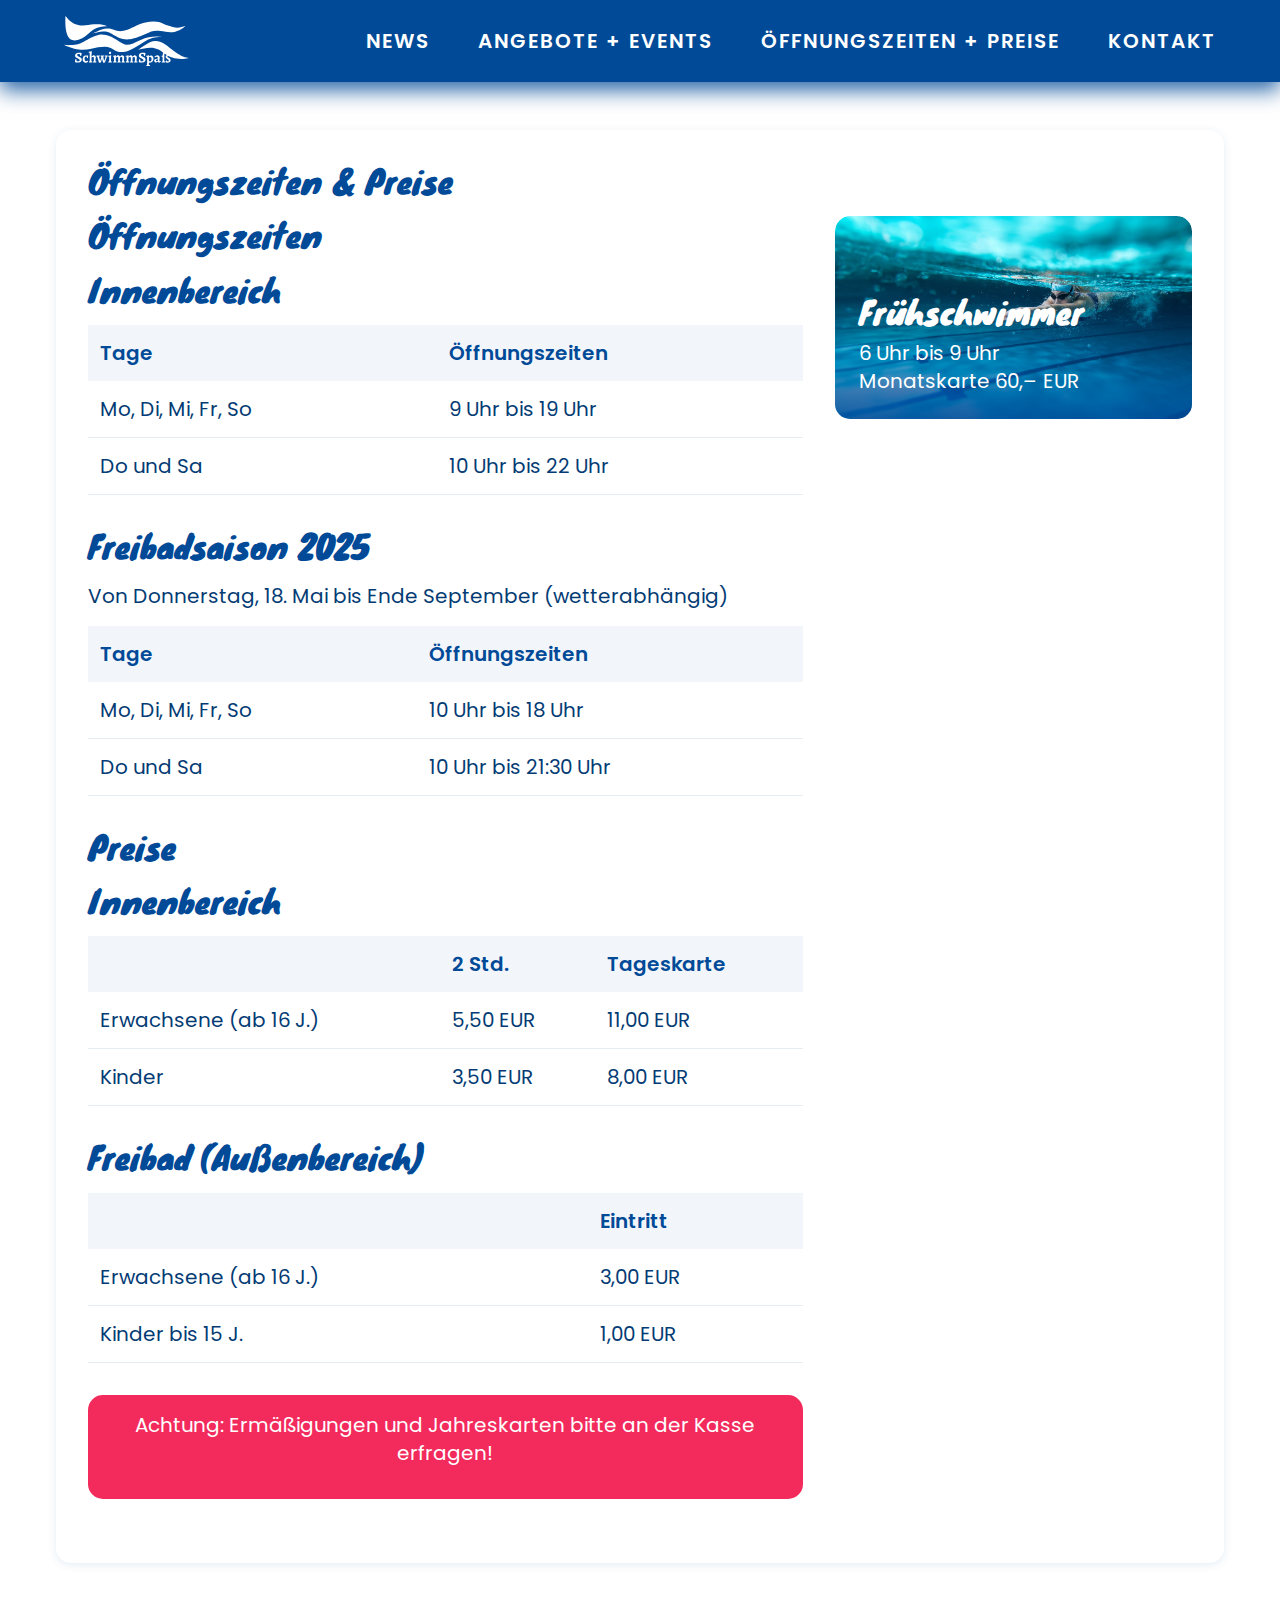
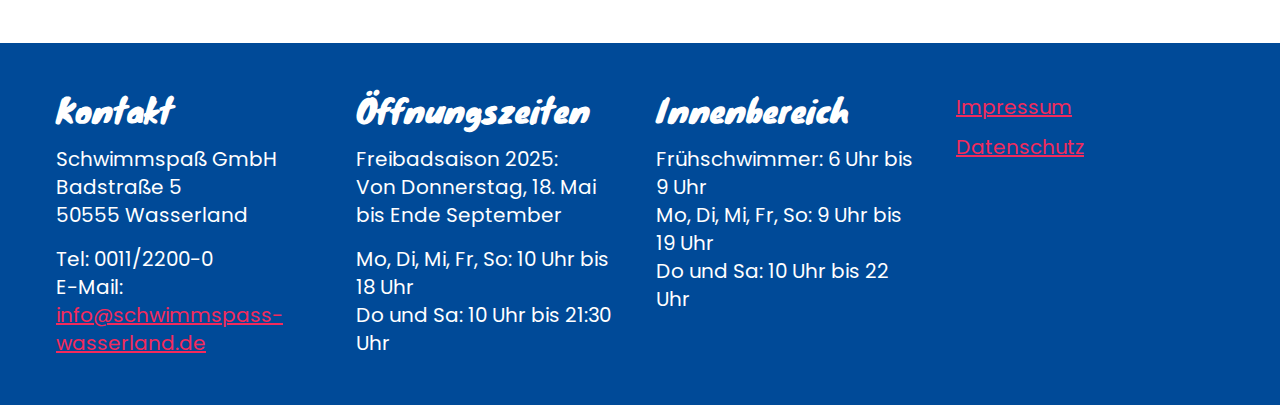
<file: oeffnungszeiten-preise.html>
<!DOCTYPE html>
<html lang="de">

<head>
    <meta charset="UTF-8">
    <meta name="viewport" content="width=device-width, initial-scale=1.0">
    <meta name="description"
        content="Öffnungszeiten und Preise der Schwimmspaß GmbH - Innen- und Außenbereich, Freibadsaison, Frühschwimmer-Angebote und Eintrittspreise">
    <title>Öffnungszeiten & Preise | Schwimmspaß GmbH</title>
    <link rel="stylesheet" href="style.css">
    <link rel="icon" type="image/png" href="img/favicon-96x96.png" sizes="96x96">
    <link rel="icon" type="image/svg+xml" href="img/favicon.svg">
    <link rel="shortcut icon" href="img/favicon.ico">
    <link rel="apple-touch-icon" sizes="180x180" href="img/apple-touch-icon.png">
</head>

<body>
    <header class="header">
        <nav aria-label="Hauptnavigation">
            <a href="index.html" class="logo-link">
                <img src="img/schwimmspass-logo.svg" id="logo-img" alt="Logo der Schwimmspaß GmbH">
            </a>
            <ul class="main-nav">
                <li><a href="news.html">News</a></li>
                <li><a href="angebote.html">Angebote + Events</a></li>
                <li><a href="oeffnungszeiten-preise.html">Öffnungszeiten + Preise</a></li>
                <li><a href="#kontakt-footer">Kontakt</a></li>
            </ul>
            <button class="burgermenue" aria-label="Menü öffnen">
                <img src="img/menu.svg" alt="Burgermenue Icon">
            </button>
        </nav>
    </header>

    <main class="main">
        <div class="container">
            <section class="content-section">
                <h1>Öffnungszeiten & Preise</h1>

                <div class="content-grid">
                    <div class="content-text">
                        <h2>Öffnungszeiten</h2>

                        <!-- Innenbereich -->
                        <div class="info-block">
                            <h3>Innenbereich</h3>
                            <table class="zeiten-table">
                                <tr>
                                    <th>Tage</th>
                                    <th>Öffnungszeiten</th>
                                </tr>
                                <tr>
                                    <td>Mo, Di, Mi, Fr, So</td>
                                    <td>9 Uhr bis 19 Uhr</td>
                                </tr>
                                <tr>
                                    <td>Do und Sa</td>
                                    <td>10 Uhr bis 22 Uhr</td>
                                </tr>
                            </table>
                        </div>

                        <!-- Freibadsaison -->
                        <div class="info-block">
                            <h3>Freibadsaison 2025</h3>
                            <p>Von Donnerstag, 18. Mai bis Ende September (wetterabhängig)</p>
                            <table class="zeiten-table">
                                <tr>
                                    <th>Tage</th>
                                    <th>Öffnungszeiten</th>
                                </tr>
                                <tr>
                                    <td>Mo, Di, Mi, Fr, So</td>
                                    <td>10 Uhr bis 18 Uhr</td>
                                </tr>
                                <tr>
                                    <td>Do und Sa</td>
                                    <td>10 Uhr bis 21:30 Uhr</td>
                                </tr>
                            </table>
                        </div>

                        <!-- Preise Innenbereich -->
                        <div class="info-block">
                            <h2>Preise</h2>
                            <h3>Innenbereich</h3>
                            <table class="preis-table">
                                <tr>
                                    <th></th>
                                    <th>2 Std.</th>
                                    <th>Tageskarte</th>
                                </tr>
                                <tr>
                                    <td>Erwachsene (ab 16 J.)</td>
                                    <td>5,50 EUR</td>
                                    <td>11,00 EUR</td>
                                </tr>
                                <tr>
                                    <td>Kinder</td>
                                    <td>3,50 EUR</td>
                                    <td>8,00 EUR</td>
                                </tr>
                            </table>
                        </div>

                        <!-- Preise Freibad -->
                        <div class="info-block">
                            <h3>Freibad (Außenbereich)</h3>
                            <table class="preis-table">
                                <tr>
                                    <th></th>
                                    <th>Eintritt</th>
                                </tr>
                                <tr>
                                    <td>Erwachsene (ab 16 J.)</td>
                                    <td>3,00 EUR</td>
                                </tr>
                                <tr>
                                    <td>Kinder bis 15 J.</td>
                                    <td>1,00 EUR</td>
                                </tr>
                            </table>
                        </div>

                        <div class="info-notice">
                            <p>Achtung: Ermäßigungen und Jahreskarten bitte an der Kasse erfragen!</p>
                        </div>
                    </div>

                    <div class="content-image">
                        <div class="special-offer">
                            <img src="img/hero.webp" alt="Frühschwimmer im Schwimmbad">
                            <div class="special-offer-content">
                                <h3>Frühschwimmer</h3>
                                <p>6 Uhr bis 9 Uhr<br>Monatskarte 60,– EUR</p>
                            </div>
                        </div>
                    </div>
                </div>
            </section>
        </div>
    </main>

    <footer>
        <div class="container">
            <div class="footer-grid">
                <div class="footer-info" id="kontakt-footer">
                    <h3>Kontakt</h3>
                    <p>Schwimmspaß GmbH<br>Badstraße 5<br>50555 Wasserland</p>
                    <p>Tel: 0011/2200-0<br>E-Mail: <a href="mailto:info@schwimmspass-wasserland.de" class="footer-link">info@schwimmspass-wasserland.de</a></p>
                </div>
                <div class="footer-info" id="oeffnungszeiten-footer">
                    <h3>Öffnungszeiten</h3>
                    <p>Freibadsaison 2025:<br>Von Donnerstag, 18. Mai bis Ende September</p>
                    <p>Mo, Di, Mi, Fr, So: 10 Uhr bis 18 Uhr<br>Do und Sa: 10 Uhr bis 21:30 Uhr</p>
                </div>
                <div class="footer-info">
                    <h3>Innenbereich</h3>
                    <p>Frühschwimmer: 6 Uhr bis 9 Uhr<br>Mo, Di, Mi, Fr, So: 9 Uhr bis 19 Uhr<br>Do und Sa: 10 Uhr bis 22 Uhr</p>
                </div>
                <div class="footer-info">
                    <ul class="footer-list">
                        <li><a href="impressum.html" class="footer-link">Impressum</a></li>
                        <li><a href="datenschutz.html" class="footer-link">Datenschutz</a></li>
                    </ul>
                </div>
            </div>
        </div>
    </footer>
    <script src="js/main.js"></script>
</body>

</html>
</file>
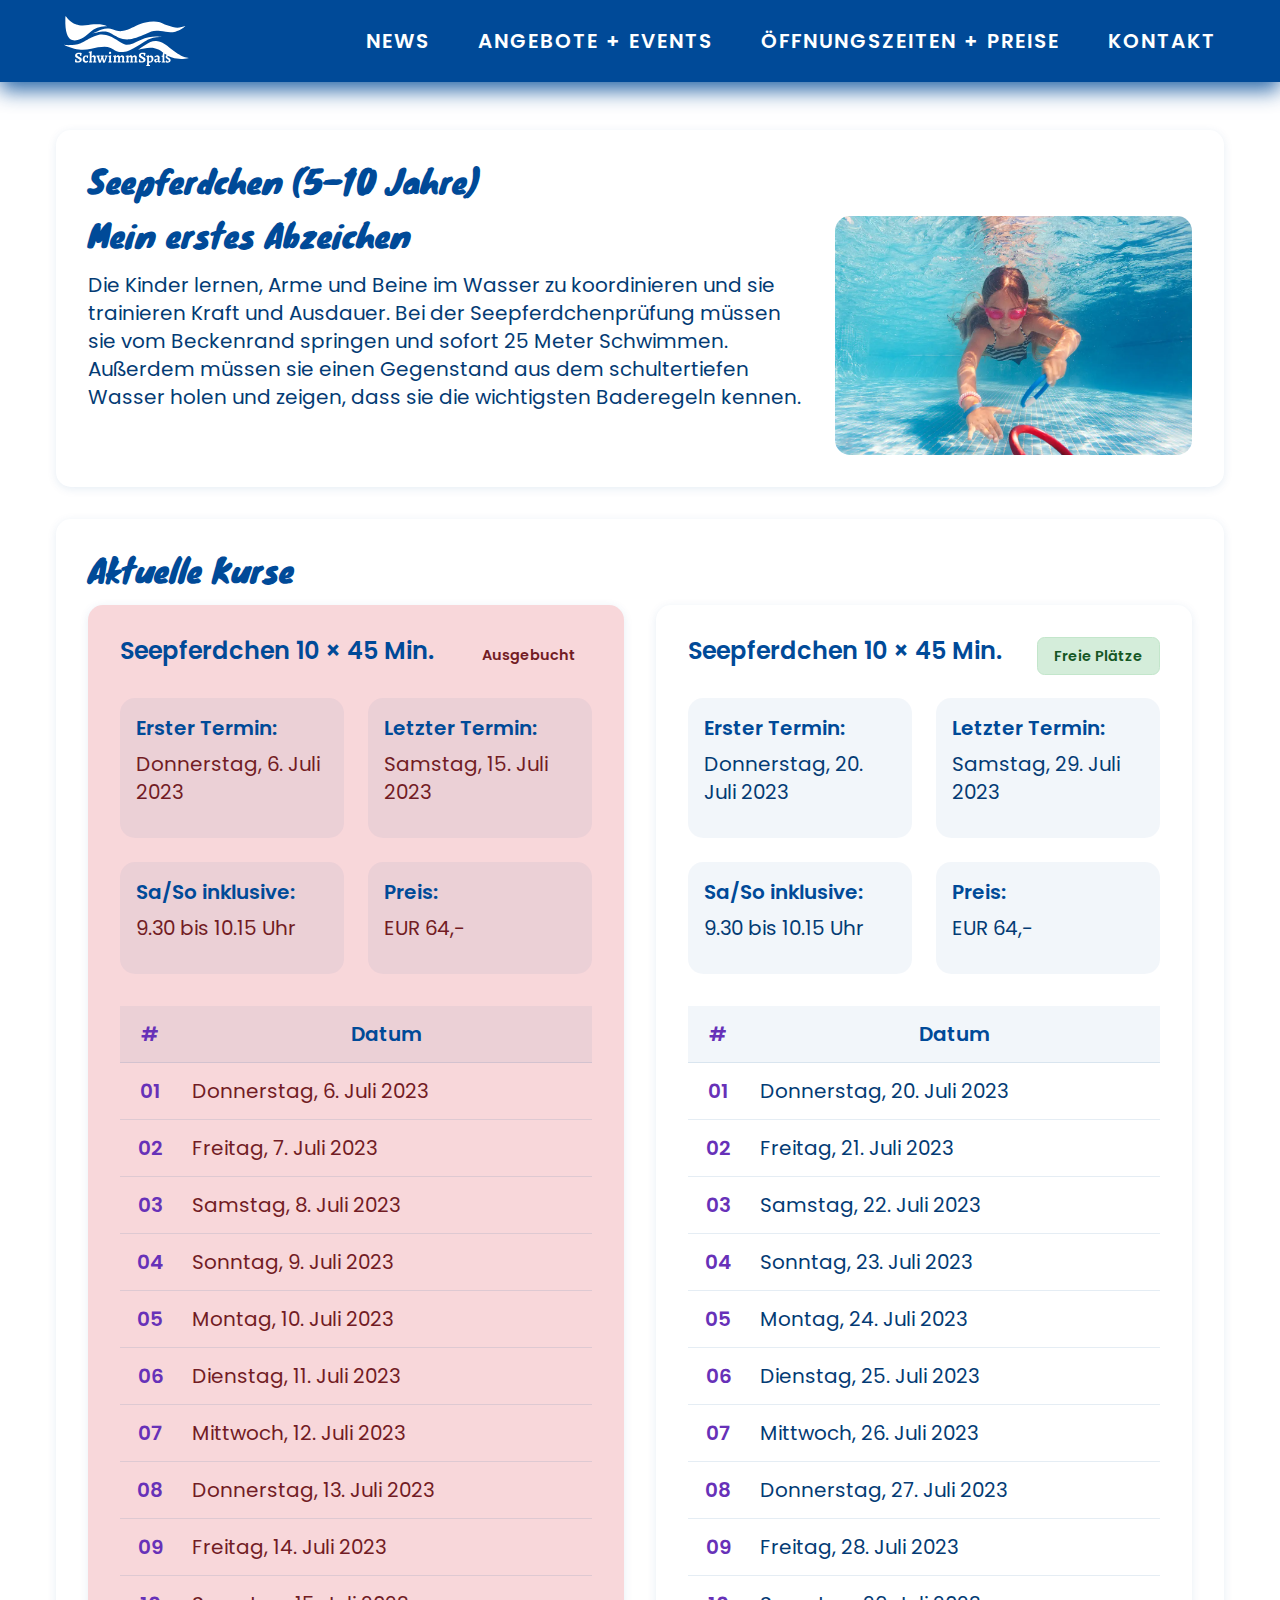
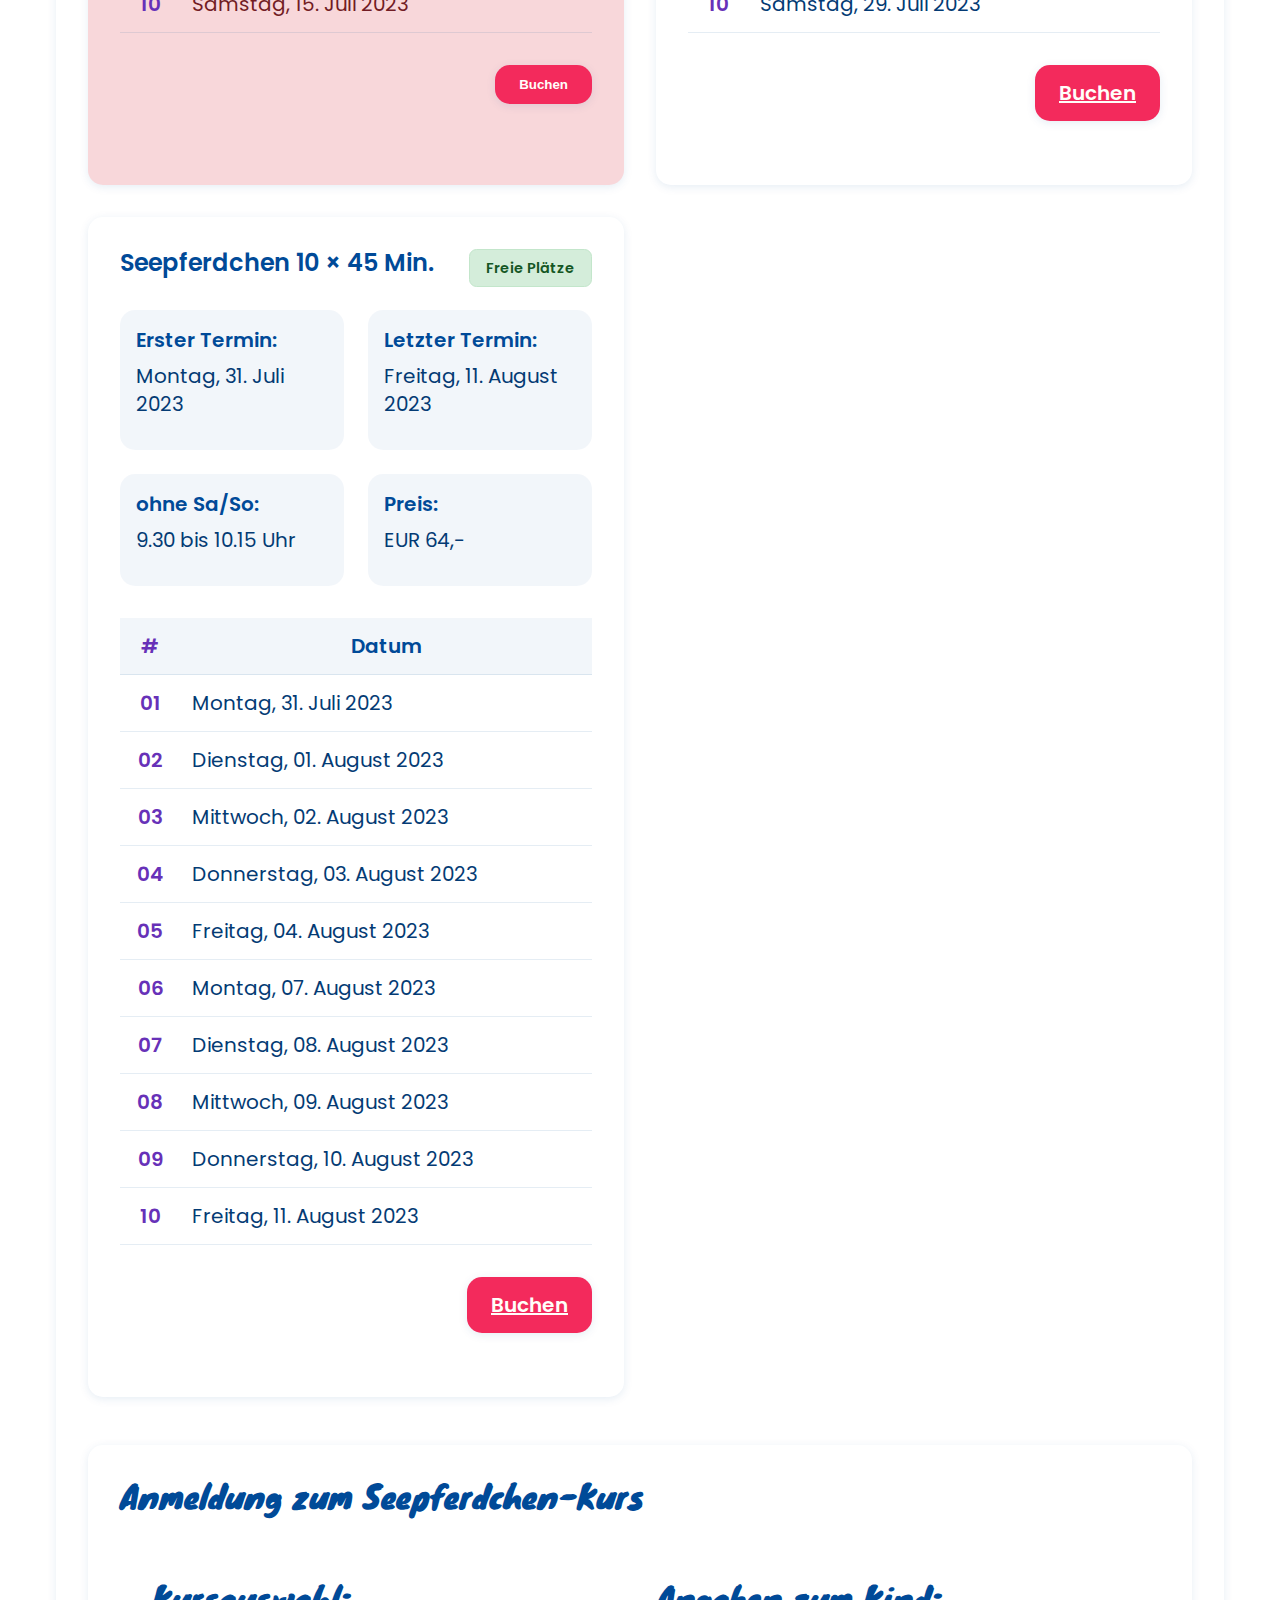
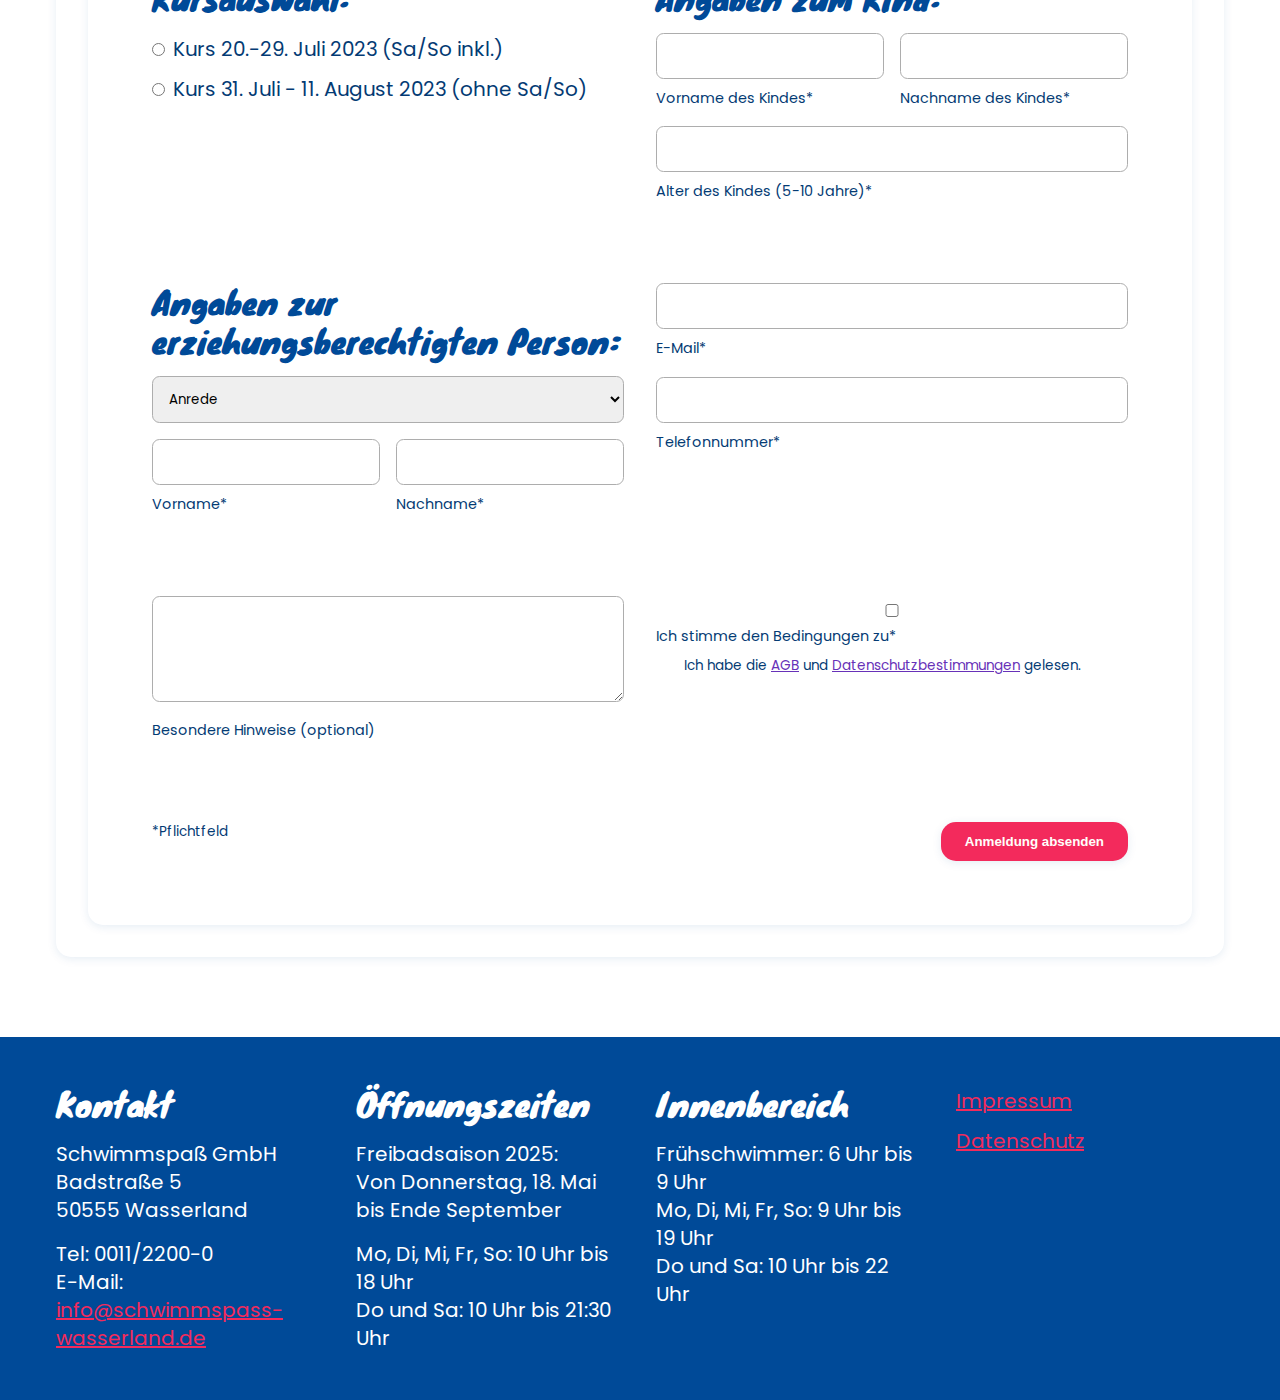
<file: seepferdchen.html>
<!DOCTYPE html>
<html lang="de">

<head>
    <meta charset="UTF-8">
    <meta name="viewport" content="width=device-width, initial-scale=1.0">
    <meta name="description"
        content="Seepferdchen-Kurse im Schwimmbad - Kinder lernen Koordination, Kraft und Ausdauer. Jetzt im Schwimmspaß Wasserland anmelden!">
    <title>Seepferdchen-Kurse (5-10 Jahre) - Schwimmspaß GmbH</title>
    <link rel="stylesheet" href="style.css">
    <link rel="icon" type="image/png" href="img/favicon-96x96.png" sizes="96x96">
    <link rel="icon" type="image/svg+xml" href="img/favicon.svg">
    <link rel="shortcut icon" href="img/favicon.ico">
    <link rel="apple-touch-icon" sizes="180x180" href="img/apple-touch-icon.png">
</head>

<body>
    <header class="header">
        <nav aria-label="Hauptnavigation">
            <a href="index.html" class="logo-link">
                <img src="img/schwimmspass-logo.svg" id="logo-img" alt="Logo der Schwimmspaß GmbH">
            </a>
            <ul class="main-nav">
                <li><a href="news.html">News</a></li>
                <li><a href="angebote.html">Angebote + Events</a></li>
                <li><a href="#oeffnungszeiten-footer">Öffnungszeiten + Preise</a></li>
                <li><a href="#kontakt-footer">Kontakt</a></li>
            </ul>
            <button class="burgermenue" aria-label="Menü öffnen">
                <img src="img/menu.svg" alt="Burgermenue Icon">
            </button>
        </nav>
    </header>

    <main class="main">
        <div class="container">
            <section class="content-section">
                <h1>Seepferdchen (5–10 Jahre)</h1>
                <div class="content-grid">
                    <div class="content-text">
                        <h2>Mein erstes Abzeichen</h2>
                        <p>Die Kinder lernen, Arme und Beine im Wasser zu koordinieren und sie trainieren Kraft und Ausdauer. Bei der Seepferdchenprüfung müssen sie vom Beckenrand springen und sofort 25 Meter Schwimmen. Außerdem müssen sie einen Gegenstand aus dem schultertiefen Wasser holen und zeigen, dass sie die wichtigsten Baderegeln kennen.</p>
                    </div>
                    <div class="content-image">
                        <img src="img/seepferdchen.webp" alt="Kinder beim Tauchen nach Ringen für das Seepferdchen-Abzeichen" loading="lazy">
                    </div>
                </div>
            </section>

            <section class="content-section">
                <h2>Aktuelle Kurse</h2>
                
                <!-- Kurse Grid -->
                <div class="kurse-grid">
                    <!-- Kurs 1 -->
                    <div class="kurs-container ausgebucht">
                        <div class="content-text">
                            <h3>Seepferdchen 10 × 45 Min.</h3>
                            <p class="status">Ausgebucht</p>
                            
                            <div class="kurs-details">
                                <div class="detail-item">
                                    <p class="label">Erster Termin:</p>
                                    <p>Donnerstag, 6. Juli 2023</p>
                                </div>
                                <div class="detail-item">
                                    <p class="label">Letzter Termin:</p>
                                    <p>Samstag, 15. Juli 2023</p>
                                </div>
                                <div class="detail-item">
                                    <p class="label">Sa/So inklusive:</p>
                                    <p>9.30 bis 10.15 Uhr</p>
                                </div>
                                <div class="detail-item">
                                    <p class="label">Preis:</p>
                                    <p>EUR 64,-</p>
                                </div>
                            </div>
                            
                            <table class="termine-tabelle">
                                <tr>
                                    <th class="einheit">#</th>
                                    <th>Datum</th>
                                </tr>
                                <tr>
                                    <td class="einheit">01</td>
                                    <td>Donnerstag, 6. Juli 2023</td>
                                </tr>
                                <tr>
                                    <td class="einheit">02</td>
                                    <td>Freitag, 7. Juli 2023</td>
                                </tr>
                                <tr>
                                    <td class="einheit">03</td>
                                    <td>Samstag, 8. Juli 2023</td>
                                </tr>
                                <tr>
                                    <td class="einheit">04</td>
                                    <td>Sonntag, 9. Juli 2023</td>
                                </tr>
                                <tr>
                                    <td class="einheit">05</td>
                                    <td>Montag, 10. Juli 2023</td>
                                </tr>
                                <tr>
                                    <td class="einheit">06</td>
                                    <td>Dienstag, 11. Juli 2023</td>
                                </tr>
                                <tr>
                                    <td class="einheit">07</td>
                                    <td>Mittwoch, 12. Juli 2023</td>
                                </tr>
                                <tr>
                                    <td class="einheit">08</td>
                                    <td>Donnerstag, 13. Juli 2023</td>
                                </tr>
                                <tr>
                                    <td class="einheit">09</td>
                                    <td>Freitag, 14. Juli 2023</td>
                                </tr>
                                <tr>
                                    <td class="einheit">10</td>
                                    <td>Samstag, 15. Juli 2023</td>
                                </tr>
                            </table>
                            
                            <div class="button-container">
                                <button class="btn" disabled>Buchen</button>
                            </div>
                        </div>
                    </div>
                    
                    <!-- Kurs 2 -->
                    <div class="kurs-container">
                        <div class="content-text">
                            <h3>Seepferdchen 10 × 45 Min.</h3>
                            <p class="status verfuegbar">Freie Plätze</p>
                            
                            <div class="kurs-details">
                                <div class="detail-item">
                                    <p class="label">Erster Termin:</p>
                                    <p>Donnerstag, 20. Juli 2023</p>
                                </div>
                                <div class="detail-item">
                                    <p class="label">Letzter Termin:</p>
                                    <p>Samstag, 29. Juli 2023</p>
                                </div>
                                <div class="detail-item">
                                    <p class="label">Sa/So inklusive:</p>
                                    <p>9.30 bis 10.15 Uhr</p>
                                </div>
                                <div class="detail-item">
                                    <p class="label">Preis:</p>
                                    <p>EUR 64,-</p>
                                </div>
                            </div>
                            
                            <table class="termine-tabelle">
                                <tr>
                                    <th class="einheit">#</th>
                                    <th>Datum</th>
                                </tr>
                                <tr>
                                    <td class="einheit">01</td>
                                    <td>Donnerstag, 20. Juli 2023</td>
                                </tr>
                                <tr>
                                    <td class="einheit">02</td>
                                    <td>Freitag, 21. Juli 2023</td>
                                </tr>
                                <tr>
                                    <td class="einheit">03</td>
                                    <td>Samstag, 22. Juli 2023</td>
                                </tr>
                                <tr>
                                    <td class="einheit">04</td>
                                    <td>Sonntag, 23. Juli 2023</td>
                                </tr>
                                <tr>
                                    <td class="einheit">05</td>
                                    <td>Montag, 24. Juli 2023</td>
                                </tr>
                                <tr>
                                    <td class="einheit">06</td>
                                    <td>Dienstag, 25. Juli 2023</td>
                                </tr>
                                <tr>
                                    <td class="einheit">07</td>
                                    <td>Mittwoch, 26. Juli 2023</td>
                                </tr>
                                <tr>
                                    <td class="einheit">08</td>
                                    <td>Donnerstag, 27. Juli 2023</td>
                                </tr>
                                <tr>
                                    <td class="einheit">09</td>
                                    <td>Freitag, 28. Juli 2023</td>
                                </tr>
                                <tr>
                                    <td class="einheit">10</td>
                                    <td>Samstag, 29. Juli 2023</td>
                                </tr>
                            </table>
                            
                            <div class="button-container">
                                <a href="#anmeldeformular" class="btn">Buchen</a>
                            </div>
                        </div>
                    </div>
                    
                    <!-- Kurs 3 -->
                    <div class="kurs-container">
                        <div class="content-text">
                            <h3>Seepferdchen 10 × 45 Min.</h3>
                            <p class="status verfuegbar">Freie Plätze</p>
                            
                            <div class="kurs-details">
                                <div class="detail-item">
                                    <p class="label">Erster Termin:</p>
                                    <p>Montag, 31. Juli 2023</p>
                                </div>
                                <div class="detail-item">
                                    <p class="label">Letzter Termin:</p>
                                    <p>Freitag, 11. August 2023</p>
                                </div>
                                <div class="detail-item">
                                    <p class="label">ohne Sa/So:</p>
                                    <p>9.30 bis 10.15 Uhr</p>
                                </div>
                                <div class="detail-item">
                                    <p class="label">Preis:</p>
                                    <p>EUR 64,-</p>
                                </div>
                            </div>
                            
                            <table class="termine-tabelle">
                                <tr>
                                    <th class="einheit">#</th>
                                    <th>Datum</th>
                                </tr>
                                <tr>
                                    <td class="einheit">01</td>
                                    <td>Montag, 31. Juli 2023</td>
                                </tr>
                                <tr>
                                    <td class="einheit">02</td>
                                    <td>Dienstag, 01. August 2023</td>
                                </tr>
                                <tr>
                                    <td class="einheit">03</td>
                                    <td>Mittwoch, 02. August 2023</td>
                                </tr>
                                <tr>
                                    <td class="einheit">04</td>
                                    <td>Donnerstag, 03. August 2023</td>
                                </tr>
                                <tr>
                                    <td class="einheit">05</td>
                                    <td>Freitag, 04. August 2023</td>
                                </tr>
                                <tr>
                                    <td class="einheit">06</td>
                                    <td>Montag, 07. August 2023</td>
                                </tr>
                                <tr>
                                    <td class="einheit">07</td>
                                    <td>Dienstag, 08. August 2023</td>
                                </tr>
                                <tr>
                                    <td class="einheit">08</td>
                                    <td>Mittwoch, 09. August 2023</td>
                                </tr>
                                <tr>
                                    <td class="einheit">09</td>
                                    <td>Donnerstag, 10. August 2023</td>
                                </tr>
                                <tr>
                                    <td class="einheit">10</td>
                                    <td>Freitag, 11. August 2023</td>
                                </tr>
                            </table>
                            
                            <div class="button-container">
                                <a href="#anmeldeformular" class="btn">Buchen</a>
                            </div>
                        </div>
                    </div>
                </div>

                <!-- Anmeldeformular -->
                <div id="anmeldeformular">
                    <div class="content-text">
                        <h2>Anmeldung zum Seepferdchen-Kurs</h2>
                        <form class="form-container" action="mailto:info@schwimmspass-wasserland.de" method="post">
                            <!-- Kursauswahl -->
                            <div class="form-group">
                                <h3>Kursauswahl:</h3>
                                <div class="radio-group">
                                    <label>
                                        <input type="radio" id="kurs-juli" name="kurs" value="kurs-juli" required>
                                        Kurs 20.-29. Juli 2023 (Sa/So inkl.)
                                    </label>
                                    <label>
                                        <input type="radio" id="kurs-august" name="kurs" value="kurs-august" required>
                                        Kurs 31. Juli - 11. August 2023 (ohne Sa/So)
                                    </label>
                                </div>
                            </div>

                            <!-- Kind -->
                            <div class="form-group">
                                <h3>Angaben zum Kind:</h3>
                                <div class="form-row">
                                    <div class="form-field">
                                        <input type="text" name="kind-vorname" required>
                                        <label>Vorname des Kindes*</label>
                                    </div>
                                    <div class="form-field">
                                        <input type="text" name="kind-name" required>
                                        <label>Nachname des Kindes*</label>
                                    </div>
                                </div>
                                <div class="form-field">
                                    <input type="number" name="kind-alter" min="5" max="10" required>
                                    <label>Alter des Kindes (5-10 Jahre)*</label>
                                </div>
                            </div>

                            <!-- Persönliche Angaben -->
                            <div class="form-group">
                                <h3>Angaben zur erziehungsberechtigten Person:</h3>
                                <div class="form-field">
                                    <select name="anrede" required>
                                        <option value="" disabled selected>Anrede</option>
                                        <option value="frau">Frau</option>
                                        <option value="herr">Herr</option>
                                        <option value="divers">Divers</option>
                                    </select>
                                </div>
                                <div class="form-row">
                                    <div class="form-field">
                                        <input type="text" name="vorname" required>
                                        <label>Vorname*</label>
                                    </div>
                                    <div class="form-field">
                                        <input type="text" name="name" required>
                                        <label>Nachname*</label>
                                    </div>
                                </div>
                            </div>

                            <!-- Kontaktdaten -->
                            <div class="form-group">
                                <div class="form-field">
                                    <input type="email" name="email" required>
                                    <label>E-Mail*</label>
                                </div>
                                <div class="form-field">
                                    <input type="tel" name="telefon" required>
                                    <label>Telefonnummer*</label>
                                </div>
                            </div>

                            <!-- Besondere Hinweise -->
                            <div class="form-group">
                                <div class="form-field">
                                    <textarea name="hinweise" rows="4"></textarea>
                                    <label>Besondere Hinweise (optional)</label>
                                </div>
                            </div>

                            <div class="form-group">
                                <div class="checkbox-group">
                                    <div class="form-field">
                                        <input type="checkbox" id="agb" name="agb" required>
                                        <label for="agb">Ich stimme den Bedingungen zu*</label>
                                        <p class="form-note">
                                            Ich habe die <a href="impressum.html" target="_blank">AGB</a> und 
                                            <a href="datenschutz.html" target="_blank">Datenschutzbestimmungen</a> gelesen.
                                        </p>
                                    </div>
                                </div>
                            </div>

                            <p class="form-note">*Pflichtfeld</p>

                            <div class="form-submit">
                                <button type="submit" class="btn">Anmeldung absenden</button>
                            </div>
                        </form>
                    </div>
                </div>
            </section>
        </div>
    </main>

    <footer>
        <div class="container">
            <div class="footer-grid">
                <div class="footer-info" id="kontakt-footer">
                    <h3>Kontakt</h3>
                    <p>Schwimmspaß GmbH<br>
                        Badstraße 5<br>
                        50555 Wasserland</p>
                    <p>Tel: 0011/2200-0<br>
                        E-Mail: <a href="mailto:info@schwimmspass-wasserland.de"
                            class="footer-link">info@schwimmspass-wasserland.de</a></p>
                </div>
                <div class="footer-info" id="oeffnungszeiten-footer">
                    <h3>Öffnungszeiten</h3>
                    <p>Freibadsaison 2025:<br>
                        Von Donnerstag, 18. Mai bis Ende September</p>
                    <p>Mo, Di, Mi, Fr, So: 10 Uhr bis 18 Uhr<br>
                        Do und Sa: 10 Uhr bis 21:30 Uhr</p>
                </div>
                <div class="footer-info">
                    <h3>Innenbereich</h3>
                    <p>Frühschwimmer: 6 Uhr bis 9 Uhr<br>
                        Mo, Di, Mi, Fr, So: 9 Uhr bis 19 Uhr<br>
                        Do und Sa: 10 Uhr bis 22 Uhr</p>
                </div>
                <div class="footer-info">
                    <ul class="footer-list">
                        <li><a href="impressum.html" class="footer-link">Impressum</a></li>
                        <li><a href="datenschutz.html" class="footer-link">Datenschutz</a></li>
                    </ul>
                </div>
            </div>
        </div>
    </footer>
    <script src="js/main.js"></script>
</body>

</html>
</file>
<file: style.css>
/* 
 * FONT DECLARATIONS - Optimiert
 */

/* Knewave Font */
@font-face {
    font-display: swap;
    font-family: 'Knewave';
    font-style: normal;
    font-weight: 400;
    src: url('fonts/knewave-v14-latin-regular.woff2') format('woff2'),
         url('fonts/knewave-v14-latin-regular.woff') format('woff');
}

/* Poppins Font Family - Optimiert mit einheitlicher Font-Familie */
@font-face {
    font-display: swap;
    font-family: 'Poppins';
    font-style: normal;
    font-weight: 400;
    src: url('fonts/poppins-v22-latin-regular.woff2') format('woff2'),
         url('fonts/poppins-v22-latin-regular.woff') format('woff');
}

@font-face {
    font-display: swap;
    font-family: 'Poppins';
    font-style: normal;
    font-weight: 600;
    src: url('fonts/poppins-v22-latin-600.woff2') format('woff2'),
         url('fonts/poppins-v22-latin-600.woff') format('woff');
}

@font-face {
    font-display: swap;
    font-family: 'Poppins';
    font-style: normal;
    font-weight: 700;
    src: url('fonts/poppins-v22-latin-700.woff2') format('woff2'),
         url('fonts/poppins-v22-latin-700.woff') format('woff');
}

/* 
 * VARIABLES & RESET
 */

:root{
    /* Colors */
    --primary-color: #004A98;
    --secondary-color: #6731b8;
    --tertiary-color: #2469bf;
    --accent-color: #F32A5C;
    --light-color: #FFFEFA;
    --text-color: #043B74;
    --link-color: #E63946;
    --white: #FFFFFF;
    --gray-400: #ADADAD;
    
    /* Spacing */
    --abstand-klein: 0.5rem;
    --abstand-mittel: 2rem;
    --abstand-gross: 3.7rem;
    
    /* Design elements */
    --border-radius: 15px;
    --box: 20%;
    --box-shadow-light: 0px 2px 10px rgba(0, 74, 152, 0.1);
    --box-shadow-dark: 0px 8px 20px rgba(0, 74, 152, 0.85);
    
    /* Typography */
    --font-family: "Poppins", Arial, Helvetica, sans-serif;
}

* {
    margin: 0;
    padding: 0;
    border: none;
    outline: none;
    box-sizing: border-box;
}

/* 
 * GRID SYSTEM - Keine Änderungen
 */

.col1 { grid-column: span 1; }
.col2 { grid-column: span 2; }
.col3 { grid-column: span 3; }
.col4 { grid-column: span 4; }
.col5 { grid-column: span 5; }
.col6 { grid-column: span 6; }
.col7 { grid-column: span 7; }
.col8 { grid-column: span 8; }
.col9 { grid-column: span 9; }
.col10 { grid-column: span 10; }
.col11 { grid-column: span 11; }
.col12 { grid-column: span 12; }

/* 
 * BASE STYLES - Optimiert mit konsistenter Font-Familie-Nutzung
 */

html {
    scroll-behavior: smooth;
}

body {
    font-family: var(--font-family);
    font-size: 1.25rem;
    line-height: 1.6;
    color: var(--text-color);
}

p {
    line-height: 1.4;
}

img {
    max-width: 100%;
    height: auto;
    display: block;
}

a {
    color: var(--secondary-color);
    transition: color 0.3s;
    font-family: var(--font-family);
    position: relative;
}

a:hover {
    color: var(--primary-color);
}

h1, h2, h3, h4, h5, h6 {
    font-size: 2rem;
    margin-bottom: 1rem;
    font-weight: 400;
    line-height: 1.2;
    color: var(--primary-color);
    font-family: 'Knewave', Arial, Helvetica, sans-serif;
}

/* 
 * LAYOUT - Keine Änderungen
 */

.container {
    width: 100%;
    max-width: 1200px;
    margin: 0 auto;
    padding: 0 1rem;
}

/* 
 * BUTTONS - Optimiert
 */

.button, .btn {
    display: inline-block;
    color: var(--light-color);
    padding: var(--abstand-klein);
    border-radius: var(--border-radius);
    transition: all 250ms;
    box-shadow: var(--box-shadow-light);
    background-color: var(--accent-color);
    text-align: center;
    cursor: pointer;
    font-weight: 600;
}

.button {
    width: 150px;
    margin: auto;
    display: block;
}

.button:hover, .btn:hover {
    background-color: var(--secondary-color);
    color: var(--white);
    box-shadow: var(--box-shadow-dark);
}

.btn {
    padding: 0.75rem 1.5rem;
}

.btn-primary {
    position: absolute;
    left: 50%;
    transform: translateX(-50%);
    min-width: fit-content;
}

/* 
 * HEADER & NAVIGATION
 */

.header {
    position: relative;
    background: var(--primary-color);
    box-shadow: var(--box-shadow-dark);
}

nav {
    max-width: 1200px;
    margin: 0 auto;
    padding: 0.5rem 1rem;
    display: flex;
    justify-content: space-between;
    align-items: center;
}

/* Logo Styling */
.logo-link {
    display: block;
    padding: 0.5rem;
    transition: opacity 0.3s ease;
}

#logo-img {
    height: 50px;
    width: auto;
    filter: brightness(0) invert(1); /* macht Logo weiß */
}

.main-nav {
    display: flex;
    gap: var(--abstand-mittel);
    align-items: center;
}

.main-nav li {
    list-style: none;
}

.main-nav a {
    color: var(--white);
    text-decoration: none;
    text-transform: uppercase;
    font-weight: 600;
    letter-spacing: 0.1em;
    padding: 0.5rem;
    position: relative;
}

/* Unterstrich-Animation für Desktop */
.main-nav a::after {
    content: '';
    position: absolute;
    left: 0;
    bottom: 0;
    width: 0;
    height: 2px;
    background: var(--accent-color);
    transition: width 0.3s ease;
}

.main-nav a:hover::after {
    width: 100%;
}

.main-nav a:hover {
    color: var(--accent-color);
}

.burgermenue {
    display: none;
}

/* 
 * HERO SECTION
 */

.hero {
    position: relative;
    color: white;
    overflow: hidden;
    height: 70vh;
    min-height: 400px;
    background-image: url('img/hero.webp');
    background-size: cover;
    background-position: center;
    display: flex;
    align-items: center;
    justify-content: center;
}

.hero-content {
    z-index: 2;
    padding: 2rem;
    text-align: center;
    position: relative;
    background-color: rgba(0, 0, 0, 0.4);
    border-radius: var(--border-radius);
}

.hero-title {
    font-size: 2.5rem;
    margin-bottom: 0.5rem;
    text-shadow: 2px 2px 4px rgba(0, 0, 0, 0.5);
    font-weight: 400;
    color: var(--light-color);
}

.hero-subtitle {
    font-size: 3.5rem;
    margin-bottom: 2rem;
    text-shadow: 2px 2px 4px rgba(0, 0, 0, 0.5);
    font-weight: 600;
    color: var(--light-color);
    font-family: var(--font-family);
}

/* 
 * MAIN CONTENT
 */

.main {
    padding: 3rem 0;
    position: relative;
}

.content-section {
    background-color: var(--white);
    border-radius: var(--border-radius);
    box-shadow: var(--box-shadow-light);
    padding: 2rem;
    margin-bottom: 2rem;
}

.content-grid {
    display: grid;
    grid-template-columns: 2fr 1fr; /* 2/3 zu 1/3 Aufteilung */
    gap: 2rem;
}

@media only screen and (max-width: 921px) {
    .content-grid {
        grid-template-columns: 1fr; /* Einspaltiges Layout auf Mobile */
    }
}

.content-text h2 {
    color: var(--primary-color);
    margin-bottom: 1rem;
}

.content-text p {
    margin-bottom: 1rem;
}

.content-image img {
    border-radius: var(--border-radius);
    width: 100%;
    height: 100%;
    object-fit: cover;
}

/* 
 * SLIDER STYLES 
 */
.slider_wrapper {
    position: relative;
    width: 100%;
    max-width: 1200px;
    margin: 2rem auto;
    height: 450px; /* Höhe an Content angepasst */
    border-radius: var(--border-radius);
    box-shadow: var(--box-shadow-light);
    background-color: var(--white);
    overflow: hidden;
}

.slider_wrapper a {
    position: absolute;
    opacity: 0;
    z-index: 0;
    width: 100%;
    height: 100%;
    display: flex;
    text-decoration: none;
    animation: slideAnimation 25s infinite;
    transition: opacity 0.5s ease-in-out;
}

.slider_wrapper a div {
    width: 60%;
    height: 100%;
    background-size: cover;
    background-position: center;
    border-radius: var(--border-radius) 0 0 var(--border-radius);
}

.slider_wrapper a:nth-child(1) div { background-image: url('img/seepferdchen.webp'); }
.slider_wrapper a:nth-child(2) div { background-image: url('img/kindergeburtstag.webp'); }
.slider_wrapper a:nth-child(3) div { background-image: url('img/jugend.webp'); }
.slider_wrapper a:nth-child(4) div { background-image: url('img/filmnacht.webp'); }
.slider_wrapper a:nth-child(5) div { background-image: url('img/aqua-fitness.webp'); }

.slider_wrapper a p {
    width: 40%;
    height: 100%;
    padding: 2rem;
    background-color: var(--white);
    display: flex;
    flex-direction: column;
    justify-content: center;
    color: var(--text-color);
    line-height: 1.6;
}

.slider_wrapper a p span {
    display: block;
    font-family: 'Knewave', Arial, Helvetica, sans-serif;
    color: var(--primary-color);
    font-size: 1.5rem;
    margin-bottom: 1rem;
}

/* Slider Animation */
@keyframes slideAnimation {
    0%, 16% { 
        opacity: 0;
        z-index: 0;
    }
    20%, 36% { 
        opacity: 1;
        z-index: 1;
    }
    40%, 100% { 
        opacity: 0;
        z-index: 0;
    }
}

/* Slider Delays */
.slider_wrapper a:nth-child(1) { animation-delay: 0s; }
.slider_wrapper a:nth-child(2) { animation-delay: 5s; }
.slider_wrapper a:nth-child(3) { animation-delay: 10s; }
.slider_wrapper a:nth-child(4) { animation-delay: 15s; }
.slider_wrapper a:nth-child(5) { animation-delay: 20s; }

/* Slider Responsive */
@media only screen and (max-width: 921px) {
    .slider_wrapper {
        height: 400px;
        margin: 1.5rem auto;
    }

    .slider_wrapper a div {
        width: 55%;
    }
    
    .slider_wrapper a p {
        width: 45%;
        padding: 1.5rem;
    }
}

@media only screen and (max-width: 575px) {
    .slider_wrapper {
        height: 500px;
        margin: 1rem auto;
    }
    
    .slider_wrapper a {
        flex-direction: column;
    }
    
    .slider_wrapper a div {
        width: 100%;
        height: 60%;
        border-radius: var(--border-radius) var(--border-radius) 0 0;
    }
    
    .slider_wrapper a p {
        width: 100%;
        height: 40%;
        padding: 1.25rem;
        border-radius: 0 0 var(--border-radius) var(--border-radius);
    }
}

/* Hover-Effekt für Desktop */
@media (hover: hover) {
    .slider_wrapper a:hover {
        opacity: 1;
        z-index: 2;
    }
    
    .slider_wrapper a:hover p {
        background-color: var(--light-color);
    }
}

/* 
 * FORM STYLES 
 */
.form-container {
    background-color: var(--white);
    border-radius: var(--border-radius);
    padding: 2rem;
}

.form-group {
    margin-bottom: 2rem;
}

.form-row {
    display: flex;
    gap: 1rem;
    flex-wrap: wrap;
}

.form-field {
    flex: 1;
    min-width: 200px;
    margin-bottom: 1rem;
    position: relative;
}

.form-field input,
.form-field select,
.form-field textarea {
    width: 100%;
    padding: 0.75rem;
    border: 1px solid var(--gray-400);
    border-radius: calc(var(--border-radius) / 2);
    font-family: var(--font-family);
}

.form-field label {
    display: block;
    margin-top: 0.5rem;
    font-size: 0.9rem;
    color: var(--text-color);
}

.radio-group,
.checkbox-group {
    display: flex;
    flex-direction: column;
    gap: 0.5rem;
    margin-top: 0.5rem;
}

.radio-group label,
.checkbox-group label {
    display: flex;
    align-items: center;
    gap: 0.5rem;
    cursor: pointer;
}

.radio-group input,
.checkbox-group input {
    width: auto;
}

.form-flex {
    display: flex;
    gap: 2rem;
    flex-wrap: wrap;
}

.form-column {
    flex: 1;
    min-width: 200px;
}

.limo-label {
    margin-top: 1rem;
    font-weight: bold;
    color: var(--primary-color);
}

.form-note {
    font-size: 0.85rem;
    color: var(--text-color);
    margin-bottom: 1rem;
}

.form-submit {
    text-align: right;
}

/* Zusätzliches CSS für die optimierte Checkbox-Darstellung */
.checkbox-group .form-field {
    display: flex;
    flex-direction: column;
    gap: 0.5rem;
}

.checkbox-group .form-field label {
    display: flex;
    align-items: center;
    gap: 0.5rem;
    cursor: pointer;
    margin-top: 0;
}

.checkbox-group .form-note {
    font-size: 0.85rem;
    color: var(--text-color);
    margin-left: 1.75rem; /* Einrückung auf Höhe des Textes */
}

/* 
 * KURS STYLES 
 */
.kurs-container {
    background-color: var(--white);
    border-radius: var(--border-radius);
    box-shadow: var(--box-shadow-light);
    padding: 2rem;
    margin-bottom: 2rem;
    position: relative;
    height: 100%;
}

.status {
    position: absolute;
    top: 2rem;
    right: 2rem;
    padding: 0.5rem 1rem;
    border-radius: calc(var(--border-radius) / 2);
    font-weight: 600;
}

.ausgebucht {
    background-color: #f8d7da;
    color: #721c24;
}

.verfuegbar {
    background-color: #d4edda;
    color: #155724;
}

.kurs-container h3 {
    margin-bottom: 0.5rem;
    color: var(--primary-color);
    font-family: var(--font-family);
    font-weight: 600;
    font-size: 1.5rem;
}

.kurs-container .status {
    position: absolute;
    top: 2rem;
    right: 2rem;
    padding: 0.5rem 1rem;
    border-radius: calc(var(--border-radius) / 2);
    font-weight: 600;
    font-size: 0.9rem;
    display: inline-block;
}

/* Status-Varianten besser hervorheben */
.status.ausgebucht {
    background-color: #f8d7da;
    color: #721c24;
    border: 1px solid #f5c6cb;
}

.status.verfuegbar {
    background-color: #d4edda;
    color: #155724;
    border: 1px solid #c3e6cb;
}

/* Kurs Details */
.kurs-details {
    display: grid;
    grid-template-columns: repeat(2, 1fr);
    gap: 1.5rem;
    margin: 2rem 0;
    align-items: start;
}

.detail-item {
    background: rgba(0, 74, 152, 0.05);
    padding: 1rem;
    border-radius: var(--border-radius);
}

.detail-item .label {
    font-weight: 600;
    color: var(--primary-color);
    margin-bottom: 0.5rem;
}

/* Termin Tabelle */
.termine-tabelle {
    width: 100%;
    border-collapse: separate;
    border-spacing: 0;
    margin: 2rem 0;
}

.termine-tabelle th, 
.termine-tabelle td {
    padding: 0.75rem;
    border-bottom: 1px solid rgba(0, 74, 152, 0.1);
}

.termine-tabelle th {
    background-color: rgba(0, 74, 152, 0.05);
    font-weight: 600;
    color: var(--primary-color);
}

.termine-tabelle .einheit {
    width: 60px;
    text-align: center;
    color: var(--secondary-color);
    font-weight: 600;
}

.button-container {
    text-align: right;
}

/* Ergänzung der bestehenden Media Queries */
@media only screen and (max-width: 768px) {
    .kurs-details {
        grid-template-columns: 1fr;
    }
    
    .kurs-container .status {
        position: relative;
        top: auto;
        right: auto;
        display: inline-block;
        margin-bottom: 1rem;
    }
}

/* Kurse Grid Layout */
.kurse-grid {
    display: grid;
    grid-template-columns: repeat(2, 1fr);
    gap: 2rem;
    margin-bottom: 2rem;
}

/* Anmeldeformular */
#anmeldeformular {
    background-color: var(--white);
    border-radius: var(--border-radius);
    box-shadow: var(--box-shadow-light);
    padding: 2rem;
    margin-top: 3rem;
}

#anmeldeformular h2 {
    margin-bottom: 2rem;
}

/* Responsive Anpassungen */
@media only screen and (max-width: 921px) {
    .kurse-grid {
        grid-template-columns: 1fr;
        gap: 1.5rem;
    }

    .kurs-details {
        grid-template-columns: 1fr;
        gap: 1rem;
    }
    
    .kurs-container {
        padding: 1.5rem;
    }
    
    .kurs-container .status {
        position: relative;
        top: 0;
        right: 0;
        display: inline-block;
        margin-bottom: 1rem;
    }

    /* Navigation */
    nav {
        flex-direction: column;
        align-items: flex-start;
        padding: 0;
    }
    
    .logo-link {
        padding: 1rem;
    }
    
    .main-nav {
        width: 100%;
        flex-direction: column;
        align-items: flex-end;
        max-height: 0;
        overflow: hidden;
        transition: max-height 0.3s cubic-bezier(0.4, 0, 0.2, 1);
    }

    .main-nav li {
        width: 100%;
        text-align: right;
        border-top: 1px solid rgba(255, 255, 255, 0.1);
    }

    .main-nav a {
        display: block;
        padding: 1rem;
    }

    .burgermenue {
        display: block;
        position: absolute;
        top: 1.2rem;
        right: 1rem;
        background: none;
        border: none;
        cursor: pointer;
        padding: 0.5rem;
    }

    .burgermenue img {
        width: 24px;
        height: 24px;
        filter: brightness(0) invert(1);
    }

    .main-nav.slowdown {
        max-height: 300px;
    }
}

@media only screen and (max-width: 575px) {
    .termine-tabelle {
        font-size: 0.9rem;
    }
    
    .termine-tabelle th, 
    .termine-tabelle td {
        padding: 0.5rem;
    }
    
    #anmeldeformular {
        padding: 1.5rem;
    }
    
    .form-row {
        flex-direction: column;
    }
    
    .form-field {
        width: 100%;
    }

    nav {
        flex-direction: column;
        align-items: flex-start;
    }
    
    .main-nav {
        width: 100%;
        flex-direction: column;
        align-items: flex-end;
        max-height: 0;
        overflow: hidden;
        transition: max-height 0.3s cubic-bezier(0.4, 0, 0.2, 1);
    }
    
    .burgermenue {
        display: block;
        position: absolute;
        top: 1.2rem;
        right: 1rem;
        background: none;
        border: none;
        cursor: pointer;
    }
    
    .main-nav.slowdown {
        max-height: 300px;
    }

    .slider_wrapper {
        height: 500px;
        margin: 1rem auto;
    }
    
    .slider_wrapper a {
        flex-direction: column;
    }
    
    .slider_wrapper a div {
        width: 100%;
        height: 60%;
        border-radius: var(--border-radius) var(--border-radius) 0 0;
    }
    
    .slider_wrapper a p {
        width: 100%;
        height: 40%;
        padding: 1.25rem;
        border-radius: 0 0 var(--border-radius) var(--border-radius);
    }
}

/* 
 * RESPONSIVE DESIGN
 * Organisiert von größten zu kleinsten Breakpoints - Mobile-First verbessert
 */

/* Large Desktop */
@media only screen and (min-width: 1400px) {
    .container {
        max-width: 1320px;
    }
    .slider_wrapper {
        max-width: 1320px;
        height: 500px;
    }
}

/* Desktop and Tablet Landscape */
@media only screen and (min-width: 922px) {
    .hero-title {
        font-size: 3rem;
    }
    
    .hero-subtitle {
        font-size: 4.5rem;
    }
    
    .slider_wrapper {
        height: 300px;
    }
    
    .form-container {
        display: grid;
        grid-template-columns: 1fr 1fr;
        gap: 2rem;
    }
    
    .container {
        max-width: 1200px;
    }
}

/* Tablet Portrait */
@media only screen and (min-width: 576px) and (max-width: 921px) {
    .header-container {
        grid-template-columns: auto 1fr;
        padding: 1rem 2rem;
    }
    
    .features-grid {
        grid-template-columns: repeat(3, 1fr);
    }
    
    .footer-grid {
        grid-template-columns: 1fr; /* Eine Spalte für Tablet */
        gap: 1.5rem;
    }
    
    .main {
        padding: 2rem 0;
    }
    
    .slider_wrapper {
        height: 350px;
    }

    nav {
        padding: 0.5rem 2rem;
    }

    #logo-img {
        height: 45px;
    }

    .main-nav {
        gap: var(--abstand-klein);
    }
}

/* Mobile */
@media only screen and (max-width: 575px) {
    .content-grid {
        grid-template-columns: 1fr;
    }
    
    .features-grid {
        grid-template-columns: repeat(2, 1fr);
    }
    
    .footer-grid {
        grid-template-columns: 1fr; /* Eine Spalte für Mobile */
        gap: 1rem;
    }
    
    .burgermenue {
        position: absolute;
        top: 1em;
        right: 1em;
        display: block;
        cursor: pointer;
    }
    
    /* Verbesserte Mobile Navigation */
    .animation { 
        transition: max-height 0.6s ease-in-out; 
        max-height: 0;
        overflow: hidden;
        text-align: right;
        width: 100%;
    }
    
    .slowdown {
        max-height: 300px;
    }
    
    .animation.slowdown {
        display: block;
        max-height: 300px;
    }
    
    .slider_wrapper {
        height: 400px;
    }
    
    .slider_wrapper a div {
        float: none;
        width: 100%;
        height: 60%;
    }
    
    .slider_wrapper a p {
        position: relative;
        width: 100%;
        height: 40%;
    }

    nav {
        flex-direction: column;
        align-items: flex-start;
        padding: 0;
    }

    .logo-link {
        padding: 1rem;
    }

    #logo-img {
        height: 40px; /* Kleineres Logo auf Mobile */
    }

    .main-nav {
        width: 100%;
        flex-direction: column;
        align-items: flex-end;
        max-height: 0;
        overflow: hidden;
        transition: max-height 0.3s cubic-bezier(0.4, 0, 0.2, 1);
    }

    .main-nav li {
        width: 100%;
        text-align: right;
        border-top: 1px solid rgba(255, 255, 255, 0.1);
    }

    .main-nav a {
        display: block;
        padding: 1rem;
    }

    .main-nav.slowdown {
        max-height: 300px;
    }

    .burgermenue {
        display: block;
        position: absolute;
        top: 1.2rem;
        right: 1rem;
        background: none;
        border: none;
        cursor: pointer;
        padding: 0.5rem;
    }

    .burgermenue img {
        width: 24px;
        height: 24px;
        filter: brightness(0) invert(1); /* Icon weiß färben */
    }

    .form-flex {
        flex-direction: column;
        gap: 1rem;
    }
    
    .date-select {
        grid-template-columns: 1fr;
    }
}

/* Shared responsive rules */
@media only screen and (max-width: 921px) {
    .content-grid {
        grid-template-columns: 1fr;
    }
}

@media only screen and (max-width: 768px) {
    .form-row {
        flex-direction: column;
        gap: 0.5rem;
    }
    
    .form-field {
        width: 100%;
    }
    
    .date-select {
        display: grid;
        grid-template-columns: repeat(3, 1fr);
    }
}

/* 
 * FOOTER 
 */

footer {
    background-color: var(--primary-color);
    color: var(--white);
    padding: 3rem 0 2rem;
}

.footer-grid {
    display: grid;
    grid-template-columns: repeat(4, 1fr);
    gap: 2rem;
}

@media only screen and (max-width: 921px) {
    .footer-grid {
        grid-template-columns: 1fr;
        gap: 1.5rem;
    }
}

.footer-info h3 {
    color: var(--white);
    margin-bottom: 1rem;
}

.footer-info p {
    margin-bottom: 1rem;
}

.footer-list {
    list-style: none;
}

.footer-list li {
    margin-bottom: 0.5rem;
}

.footer-link {
    color: var(--accent-color);
    transition: color 0.3s;
}

.footer-link:hover {
    color: var(--light-color);
    text-decoration: underline;
}

.footer-bottom {
    margin-top: 2rem;
    padding-top: 1rem;
    border-top: 1px solid rgba(255, 255, 255, 0.1);
    text-align: center;
    font-size: 0.875rem;
    color: var(--gray-400);
}

/* FOOTER Basis-Styles */
.footer-grid {
    display: grid;
    grid-template-columns: repeat(4, 1fr); /* Standard: 4 Spalten für Desktop */
    gap: 2rem;
}

/* Tablet Portrait */
@media only screen and (min-width: 576px) and (max-width: 921px) {
    .footer-grid {
        grid-template-columns: 1fr; /* Eine Spalte für Tablet */
        gap: 1.5rem;
    }
}

/* Mobile */
@media only screen and (max-width: 575px) {
    .footer-grid {
        grid-template-columns: 1fr; /* Eine Spalte für Mobile */
        gap: 1rem;
    }
}

/* 
 * EVENT HIGHLIGHT STYLES
 */

.event-highlight {
    background: rgba(0, 74, 152, 0.05);
    padding: 2rem;
    border-radius: var(--border-radius);
    margin: 2rem 0;
}

.event-highlight h3 {
    color: var(--accent-color);
    margin-bottom: 1.5rem;
}

.event-details {
    list-style: none;
    margin-bottom: 2rem;
}

.event-details li {
    margin-bottom: 0.5rem;
}

.event-details ul {
    list-style: none;
    margin-left: 1.5rem;
    margin-top: 0.5rem;
}

/* Öffnungszeiten & Preise Styles */
.info-block {
    margin-bottom: 2rem;
}

.zeiten-table,
.preis-table {
    width: 100%;
    border-collapse: separate;
    border-spacing: 0;
    margin: 1rem 0;
}

.zeiten-table th,
.preis-table th {
    background-color: rgba(0, 74, 152, 0.05);
    color: var(--primary-color);
    font-weight: 600;
    text-align: left;
    padding: 0.75rem;
}

.zeiten-table td,
.preis-table td {
    padding: 0.75rem;
    border-bottom: 1px solid rgba(0, 74, 152, 0.1);
}

.info-notice {
    background-color: var(--accent-color);
    color: var(--white);
    padding: 1rem;
    border-radius: var(--border-radius);
    text-align: center;
    margin: 2rem 0;
}

.special-offer {
    position: relative;
    border-radius: var(--border-radius);
    overflow: hidden;
}

.special-offer img {
    width: 100%;
    height: auto;
    display: block;
}

.special-offer-content {
    position: absolute;
    bottom: 0;
    left: 0;
    right: 0;
    padding: 1.5rem;
    background: linear-gradient(transparent, rgba(0, 74, 152, 0.9));
    color: var(--white);
}

.special-offer-content h3 {
    color: var(--white);
    margin-bottom: 0.5rem;
}
</file>
